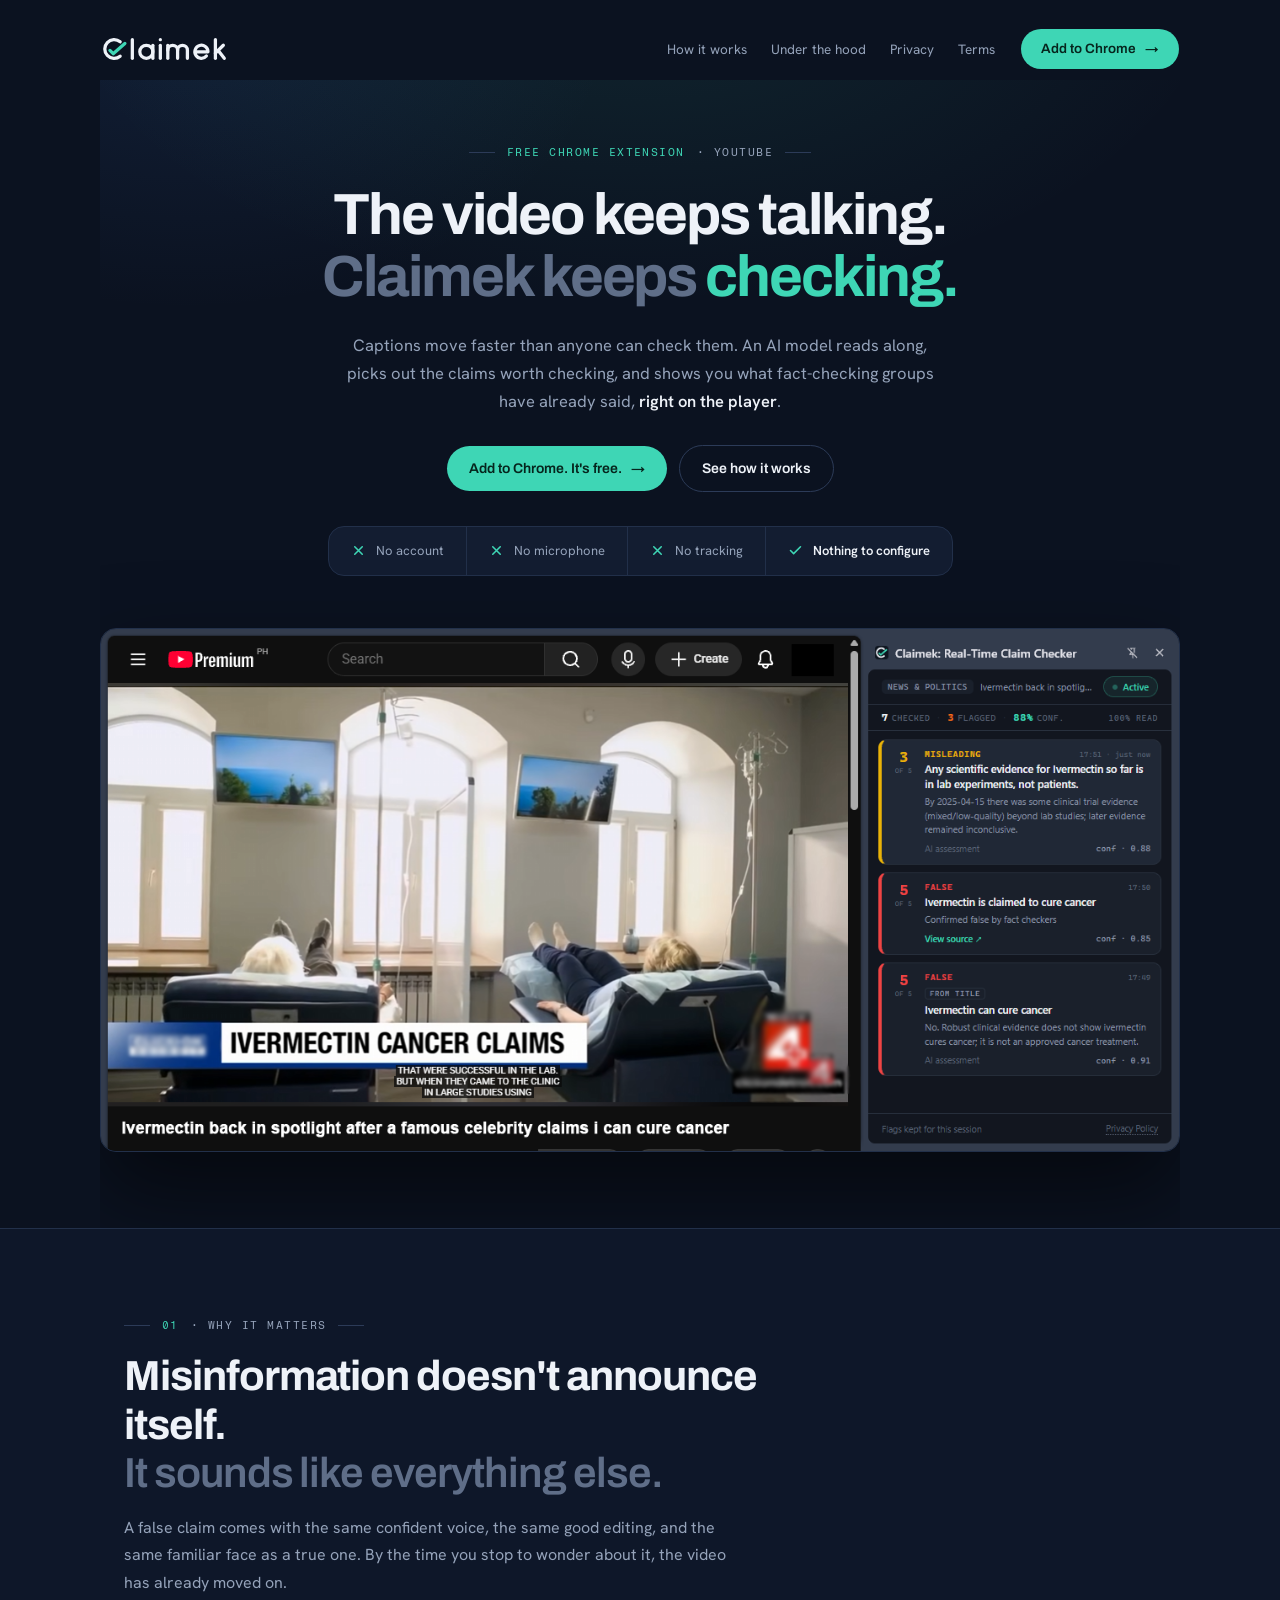
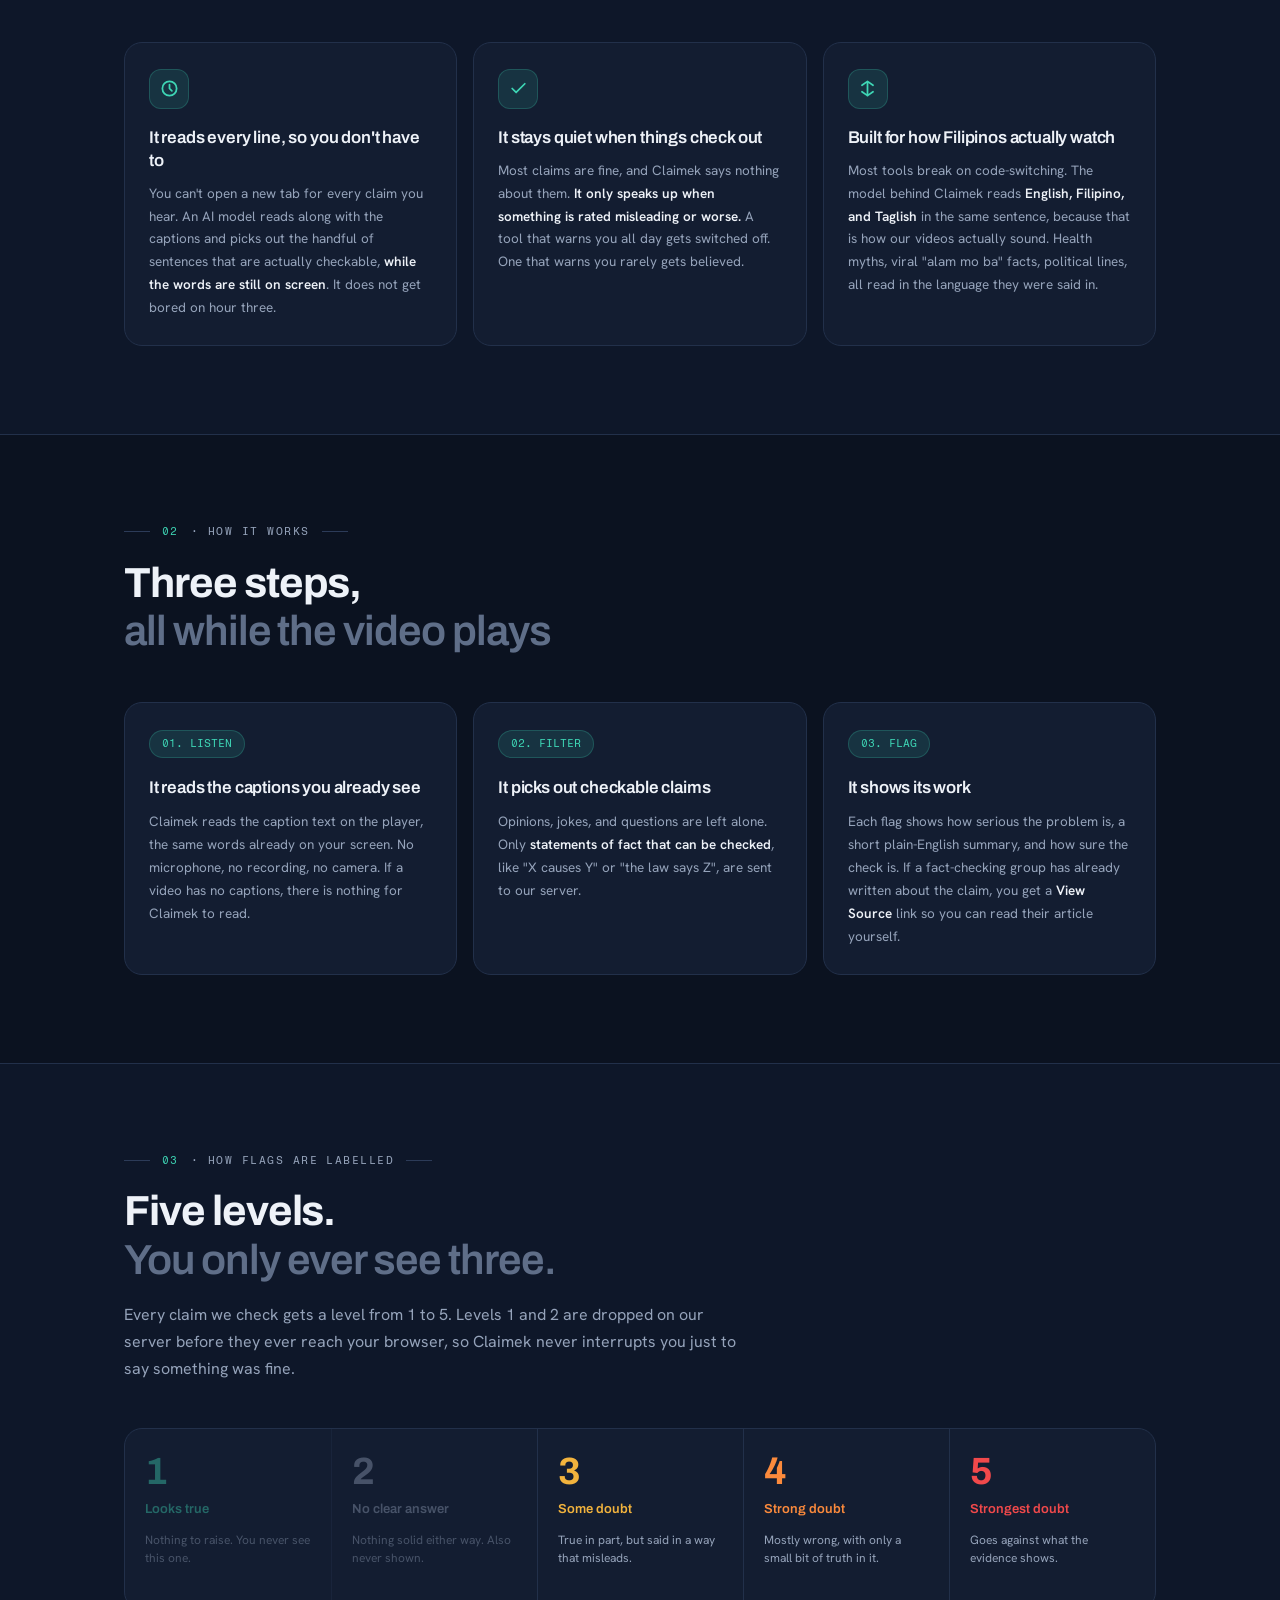
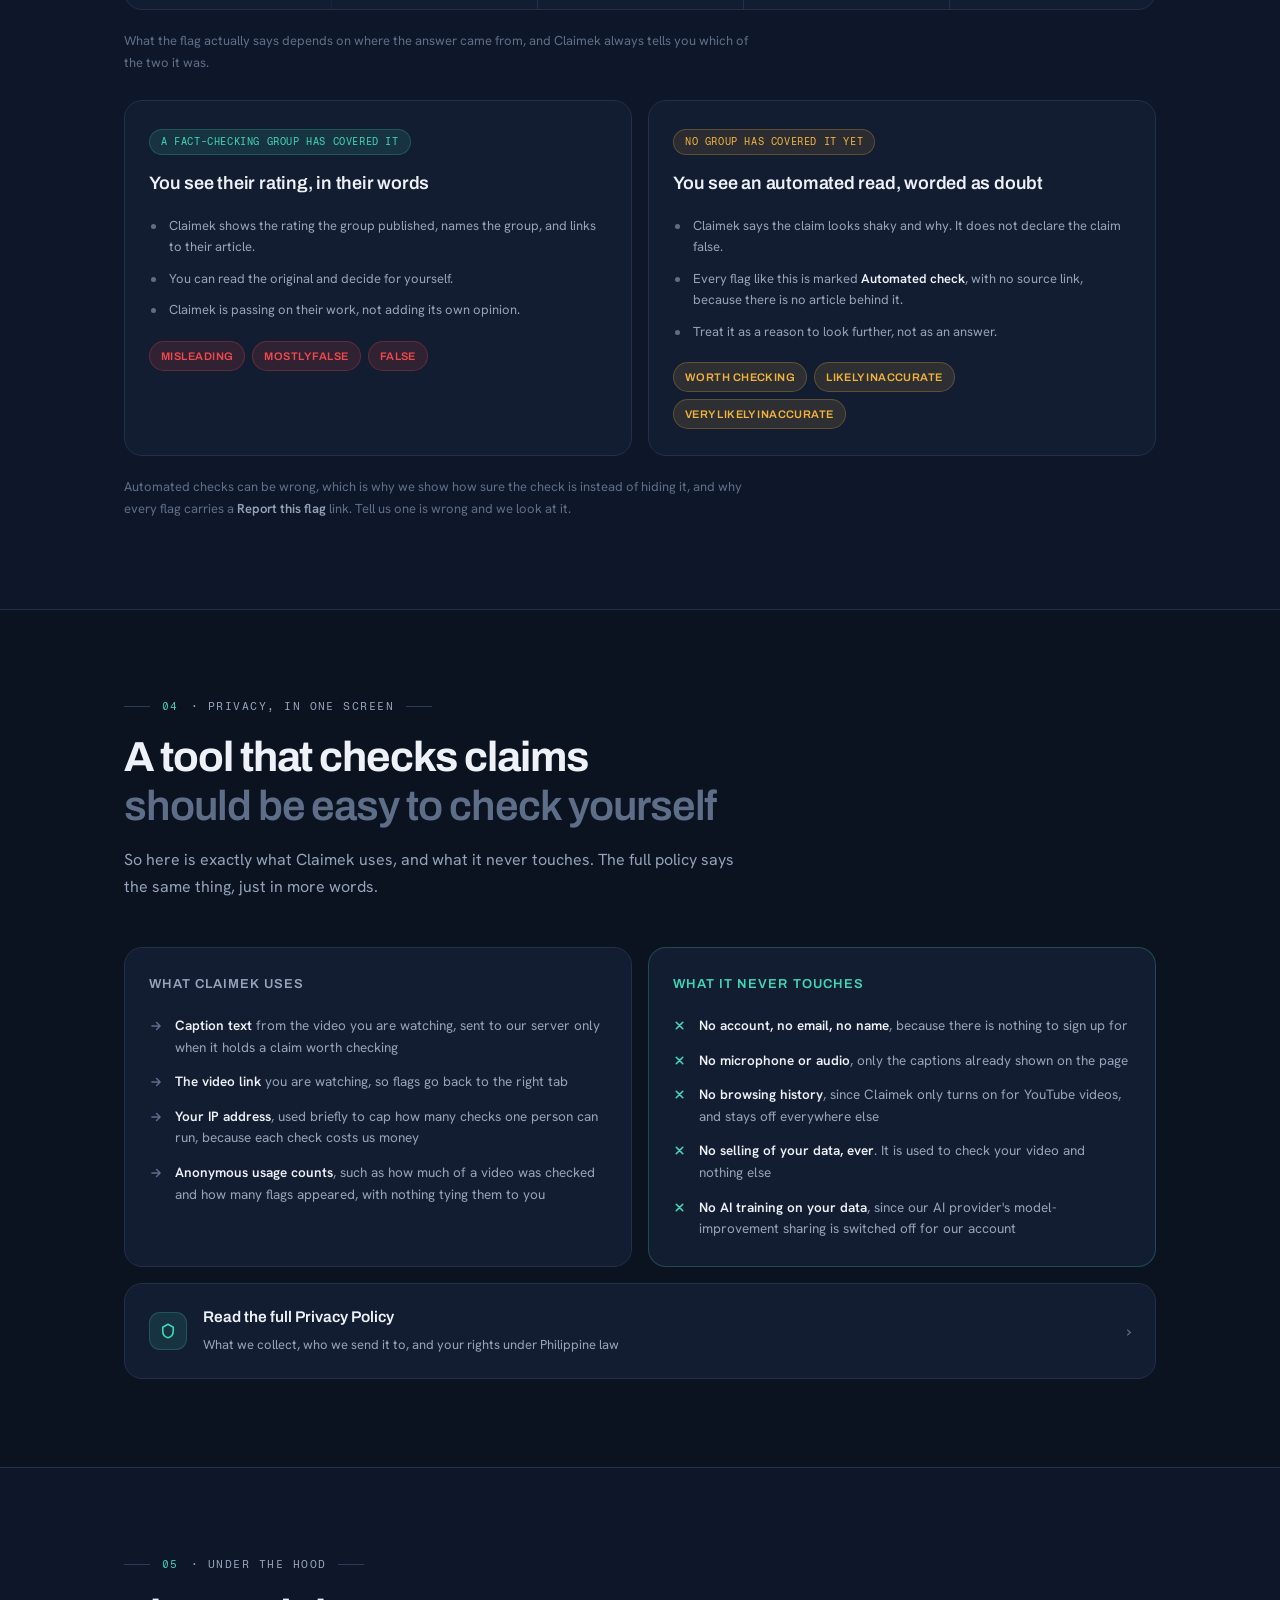
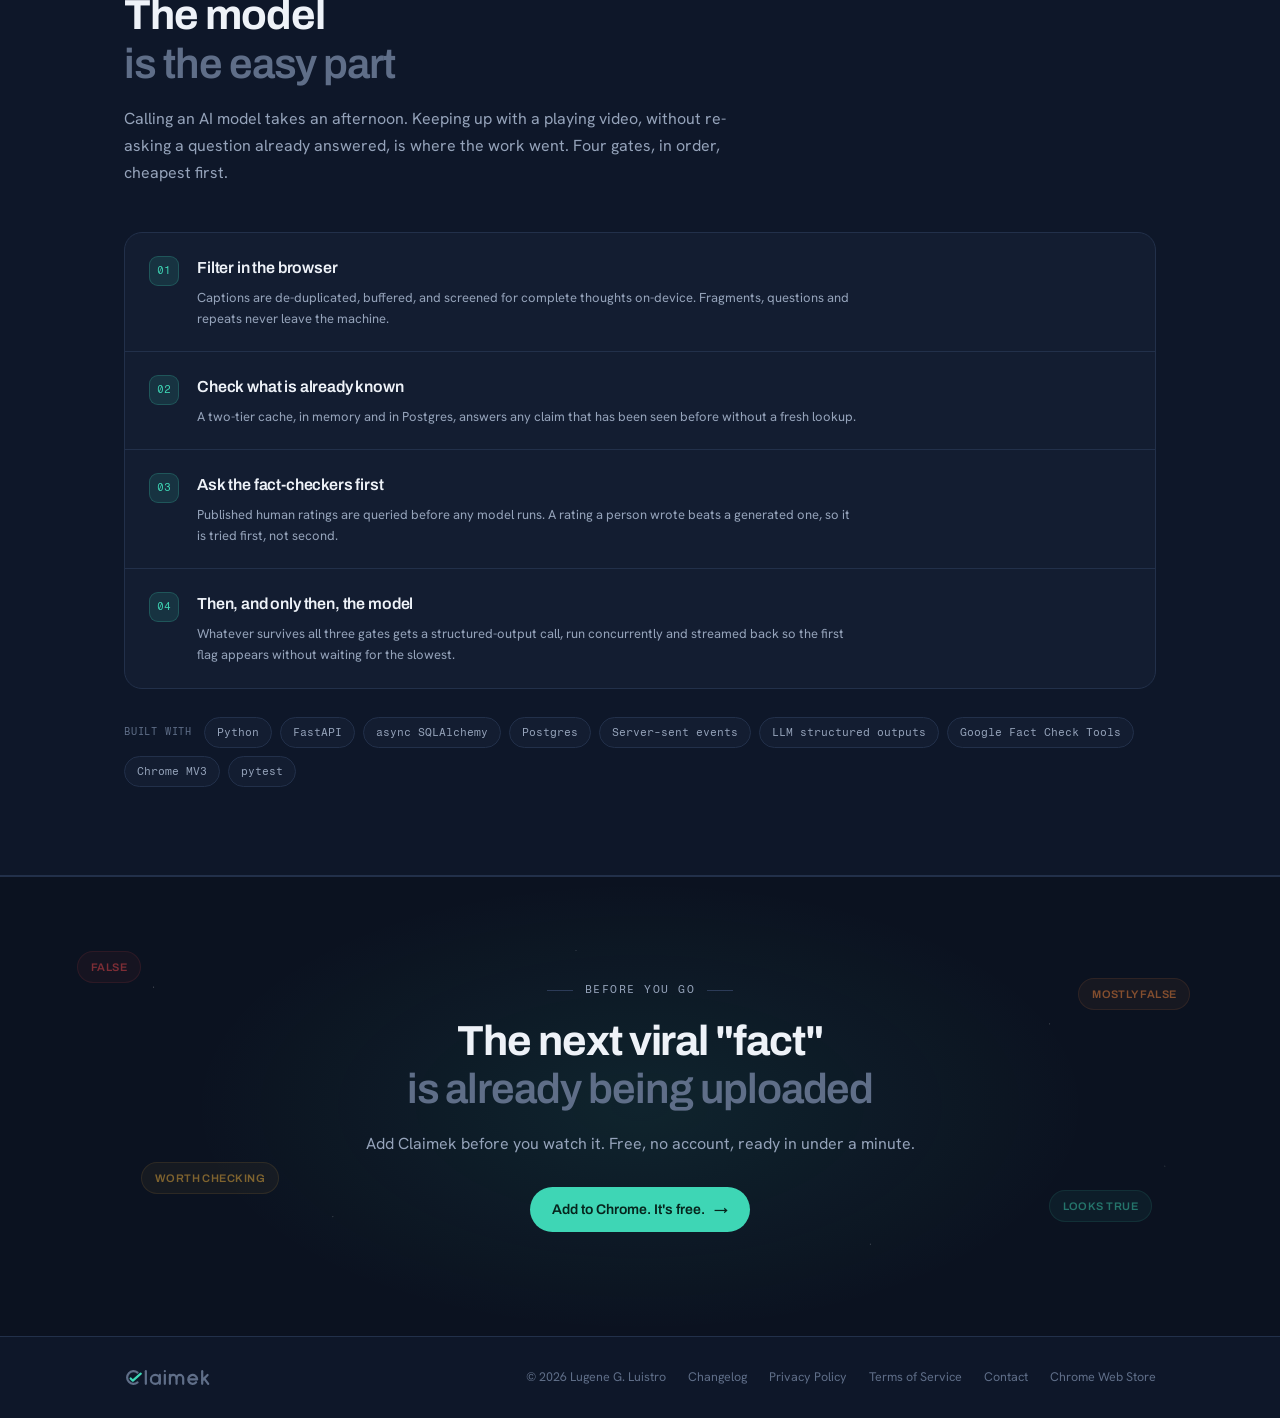
<file: index.html>
<!DOCTYPE html>
<html lang="en">
<head>
<meta charset="UTF-8">
<meta name="viewport" content="width=device-width, initial-scale=1.0">
<meta name="theme-color" content="#0B1220">
<title>Claimek catches shaky claims while you watch</title>
<meta name="description" content="A free Chrome extension that reads YouTube captions, finds the claims worth checking, and shows what fact-checking groups have already said. English, Filipino and Taglish.">
<link rel="canonical" href="https://claimek.com/">
<meta property="og:title" content="Claimek catches shaky claims while you watch">
<meta property="og:description" content="A free Chrome extension that reads YouTube captions, finds the claims worth checking, and shows what fact-checking groups have already said. English, Filipino and Taglish.">
<meta property="og:url" content="https://claimek.com/">
<meta property="og:type" content="website">
<link rel="icon" href="/favicon.svg" type="image/svg+xml">
<link rel="apple-touch-icon" href="/assets/claimek-mark.svg">
<meta property="og:image" content="https://claimek.com/assets/og-image.png">
<meta property="og:image:width" content="1200">
<meta property="og:image:height" content="630">
<meta property="og:site_name" content="Claimek">
<meta name="twitter:card" content="summary_large_image">
<meta name="twitter:image" content="https://claimek.com/assets/og-image.png">
<link rel="preconnect" href="https://fonts.googleapis.com">
<link rel="preconnect" href="https://fonts.gstatic.com" crossorigin>
<link href="https://fonts.googleapis.com/css2?family=Oswald:wght@500;600&family=Archivo:wght@500;600;700&family=Hanken+Grotesk:wght@400;500;600;700&family=Fragment+Mono&display=swap" rel="stylesheet">
<link rel="stylesheet" href="/style.css">
</head>
<body>

<div class="navwrap">
  <nav class="nav" aria-label="Main">
    <a class="logo" href="/" aria-label="Claimek home">
      <svg width="128" height="28" viewBox="0 0 548 120" role="img" aria-label="Claimek" style="color:#EEF2F8">
        <g fill="none" stroke-width="14" stroke-linecap="round" stroke-linejoin="round">
          <g stroke="currentColor">
            <path d="M81.7 29.4 A40 40 0 1 0 81.7 90.6"/><path d="M134 20 V100"/>
            <circle cx="194" cy="72" r="28"/><path d="M222 44 V100"/>
            <path d="M254 44 V100"/><circle cx="254" cy="20" r="7" fill="currentColor" stroke="none"/>
            <path d="M286 100 V44"/><path d="M286 65 A21 21 0 0 1 328 65 V100"/><path d="M328 65 A21 21 0 0 1 370 65 V100"/>
            <path d="M402 72 H458 A28 28 0 1 0 451.4 90"/>
            <path d="M490 20 V100"/><path d="M524 44 L490 78"/><path d="M502 66 L528 100"/>
          </g>
          <path d="M38 66 L52 80 L102 36" stroke="#3ED6B5"/>
        </g>
      </svg>
    </a>
    <div class="navlinks">
      <a href="#how" class="hide-m">How it works</a>
      <a href="#build" class="hide-m">Under the hood</a>
      <a href="/privacy">Privacy</a>
      <a href="/terms">Terms</a>
    </div>
    <a class="btn btn--nav" href="https://chromewebstore.google.com/detail/ipkdkdedconlpipcabenngkbnaniocbk" target="_blank" rel="noopener">
      Add to Chrome <span class="arw">→</span>
    </a>
  </nav>
</div>

<main>

  <div class="wrap hero">
    <div class="eyebrow"><span class="n">Free Chrome extension</span> · YouTube</div>

    <h1>The video keeps talking.<span class="soft">Claimek keeps <em>checking.</em></span></h1>

    <p class="hero-sub">
      Captions move faster than anyone can check them. An AI model reads along,
      picks out the claims worth checking, and shows you what fact-checking
      groups have already said, <b>right on the player</b>.
    </p>

    <div class="cta-row">
      <a class="btn" href="https://chromewebstore.google.com/detail/ipkdkdedconlpipcabenngkbnaniocbk" target="_blank" rel="noopener">
        Add to Chrome. It's free. <span class="arw">→</span>
      </a>
      <a class="btn btn--ghost" href="#how">See how it works</a>
    </div>

    <div class="trustbar">
      <div class="tb">
        <svg width="15" height="15" viewBox="0 0 24 24" fill="none" stroke="#3ED6B5" stroke-width="2.5" stroke-linecap="round"><path d="M18 6 6 18M6 6l12 12"/></svg>
        <span>No account</span>
      </div>
      <div class="tb">
        <svg width="15" height="15" viewBox="0 0 24 24" fill="none" stroke="#3ED6B5" stroke-width="2.5" stroke-linecap="round"><path d="M18 6 6 18M6 6l12 12"/></svg>
        <span>No microphone</span>
      </div>
      <div class="tb">
        <svg width="15" height="15" viewBox="0 0 24 24" fill="none" stroke="#3ED6B5" stroke-width="2.5" stroke-linecap="round"><path d="M18 6 6 18M6 6l12 12"/></svg>
        <span>No tracking</span>
      </div>
      <div class="tb">
        <svg width="15" height="15" viewBox="0 0 24 24" fill="none" stroke="#3ED6B5" stroke-width="2.5" stroke-linecap="round" stroke-linejoin="round"><path d="M4 12l5 5L20 6"/></svg>
        <span><b>Nothing to configure</b></span>
      </div>
    </div>

    <div class="shot">
      <img src="/assets/hero-demo.png" width="1280" height="620" fetchpriority="high"
           alt="Claimek's side panel open beside a YouTube news video, flagging the claim that ivermectin cures cancer as false and linking to the fact-check.">
    </div>

    <div class="mobile-demo">
    <div class="frame" aria-label="Product demonstration">
      <div class="ovl">
        <div class="row1">
          <span class="sev">RATED FALSE</span>
          <span class="brand">Claimek</span>
        </div>
        <div class="claim">Guyabano leaves are stronger than chemotherapy.</div>
        <div class="verdict">Rated False by VERA Files. No clinical trial has shown guyabano treats cancer in people.</div>
        <div class="row2">
          <a class="ovlsrc" href="#">View source ↗</a>
          <span class="conf">97% confidence</span>
        </div>
      </div>
      <div class="playglyph">❚❚</div>
      <div class="livecap">
        <span>…kasi ang dahon daw ng guyabano ay mas malakas pa kaysa chemotherapy, kaya marami ang tumitigil na sa gamutan nila…</span>
      </div>
      <div class="ctrl">
        <span class="play">▶</span>
        <div class="track"><div class="fill"></div><div class="dot"></div></div>
        <span class="tc">09:41 / 12:44</span>
        <span class="ccb">CC</span>
      </div>
    </div>

    <div class="vmeta">
      <span class="vav"></span>
      <span class="vtitle">GUYABANO: ang halamang tinatago sa atin</span>
      <span class="vdot">·</span>
      <span class="vchan">Juan Wellness PH</span>
      <span class="vdot">·</span>
      <span class="vviews">284K views</span>
    </div>
    </div><!-- /.mobile-demo -->
  </div>

  <section id="why" class="band">
    <div class="wrap">
      <div class="eyebrow"><span class="n">01</span> · Why it matters</div>
      <h2>Misinformation doesn't announce itself.<span class="soft">It sounds like everything else.</span></h2>
      <p class="lede">
        A false claim comes with the same confident voice, the same good editing,
        and the same familiar face as a true one. By the time you stop to wonder
        about it, the video has already moved on.
      </p>
      <div class="cards3">
        <div class="card">
          <div class="ico"><svg width="19" height="19" viewBox="0 0 24 24" fill="none" stroke="#3ED6B5" stroke-width="2.2" stroke-linecap="round"><circle cx="12" cy="12" r="9"/><path d="M12 7v5l3 3"/></svg></div>
          <h3>It reads every line, so you don't have to</h3>
          <p>You can't open a new tab for every claim you hear. An AI model reads along with the captions and picks out the handful of sentences that are actually checkable, <b>while the words are still on screen</b>. It does not get bored on hour three.</p>
        </div>
        <div class="card">
          <div class="ico"><svg width="19" height="19" viewBox="0 0 24 24" fill="none" stroke="#3ED6B5" stroke-width="2.2" stroke-linecap="round" stroke-linejoin="round"><path d="M4 12l5 5L20 6"/></svg></div>
          <h3>It stays quiet when things check out</h3>
          <p>Most claims are fine, and Claimek says nothing about them. <b>It only speaks up when something is rated misleading or worse.</b> A tool that warns you all day gets switched off. One that warns you rarely gets believed.</p>
        </div>
        <div class="card">
          <div class="ico"><svg width="19" height="19" viewBox="0 0 24 24" fill="none" stroke="#3ED6B5" stroke-width="2.2" stroke-linecap="round" stroke-linejoin="round"><path d="M12 3v18M5 8l7-5 7 5M5 16l7 5 7-5"/></svg></div>
          <h3>Built for how Filipinos actually watch</h3>
          <p>Most tools break on code-switching. The model behind Claimek reads <b>English, Filipino, and Taglish</b> in the same sentence, because that is how our videos actually sound. Health myths, viral "alam mo ba" facts, political lines, all read in the language they were said in.</p>
        </div>
      </div>
    </div>
  </section>

  <section id="how">
    <div class="wrap">
      <div class="eyebrow"><span class="n">02</span> · How it works</div>
      <h2>Three steps,<span class="soft">all while the video plays</span></h2>
      <div class="steps">
        <div class="step">
          <span class="stepn">01. LISTEN</span>
          <h3>It reads the captions you already see</h3>
          <p>Claimek reads the caption text on the player, the same words already on your screen. No microphone, no recording, no camera. If a video has no captions, there is nothing for Claimek to read.</p>
        </div>
        <div class="step">
          <span class="stepn">02. FILTER</span>
          <h3>It picks out checkable claims</h3>
          <p>Opinions, jokes, and questions are left alone. Only <b>statements of fact that can be checked</b>, like "X causes Y" or "the law says Z", are sent to our server.</p>
        </div>
        <div class="step">
          <span class="stepn">03. FLAG</span>
          <h3>It shows its work</h3>
          <p>Each flag shows how serious the problem is, a short plain-English summary, and how sure the check is. If a fact-checking group has already written about the claim, you get a <b>View Source</b> link so you can read their article yourself.</p>
        </div>
      </div>
    </div>
  </section>

  <section id="scale" class="band">
    <div class="wrap">
      <div class="eyebrow"><span class="n">03</span> · How flags are labelled</div>
      <h2>Five levels.<span class="soft">You only ever see three.</span></h2>
      <p class="lede">
        Every claim we check gets a level from 1 to 5. Levels 1 and 2 are dropped on
        our server before they ever reach your browser, so Claimek never interrupts
        you just to say something was fine.
      </p>

      <div class="meter">
        <div class="band b1 quiet">
          <div class="num">1</div>
          <div class="lbl">Looks true</div>
          <p>Nothing to raise. You never see this one.</p>
        </div>
        <div class="band b2 quiet">
          <div class="num">2</div>
          <div class="lbl">No clear answer</div>
          <p>Nothing solid either way. Also never shown.</p>
        </div>
        <div class="band b3">
          <div class="num">3</div>
          <div class="lbl">Some doubt</div>
          <p>True in part, but said in a way that misleads.</p>
        </div>
        <div class="band b4">
          <div class="num">4</div>
          <div class="lbl">Strong doubt</div>
          <p>Mostly wrong, with only a small bit of truth in it.</p>
        </div>
        <div class="band b5">
          <div class="num">5</div>
          <div class="lbl">Strongest doubt</div>
          <p>Goes against what the evidence shows.</p>
        </div>
      </div>

      <p class="meter-note">
        What the flag actually says depends on where the answer came from, and
        Claimek always tells you which of the two it was.
      </p>

      <div class="tracks">
        <div class="track">
          <span class="when">A fact-checking group has covered it</span>
          <h3>You see their rating, in their words</h3>
          <ul>
            <li>Claimek shows the rating the group published, names the group, and links to their article.</li>
            <li>You can read the original and decide for yourself.</li>
            <li>Claimek is passing on their work, not adding its own opinion.</li>
          </ul>
          <div class="chipline">
            <span class="chip src">MISLEADING</span>
            <span class="chip src">MOSTLY FALSE</span>
            <span class="chip src">FALSE</span>
          </div>
        </div>
        <div class="track auto">
          <span class="when">No group has covered it yet</span>
          <h3>You see an automated read, worded as doubt</h3>
          <ul>
            <li>Claimek says the claim looks shaky and why. It does not declare the claim false.</li>
            <li>Every flag like this is marked <b>Automated check</b>, with no source link, because there is no article behind it.</li>
            <li>Treat it as a reason to look further, not as an answer.</li>
          </ul>
          <div class="chipline">
            <span class="chip ai">WORTH CHECKING</span>
            <span class="chip ai">LIKELY INACCURATE</span>
            <span class="chip ai">VERY LIKELY INACCURATE</span>
          </div>
        </div>
      </div>

      <p class="meter-note">
        Automated checks can be wrong, which is why we show how sure the check is
        instead of hiding it, and why every flag carries a <b>Report this flag</b>
        link. Tell us one is wrong and we look at it.
      </p>
    </div>
  </section>

  <section id="privacy-teaser">
    <div class="wrap">
      <div class="eyebrow"><span class="n">04</span> · Privacy, in one screen</div>
      <h2>A tool that checks claims<span class="soft">should be easy to check yourself</span></h2>
      <p class="lede">
        So here is exactly what Claimek uses, and what it never touches. The full
        policy says the same thing, just in more words.
      </p>
      <div class="trust">
        <div class="tcol sees">
          <h3>What Claimek uses</h3>
          <ul>
            <li><svg width="14" height="14" viewBox="0 0 24 24" fill="none" stroke="#5F6E88" stroke-width="2.5" stroke-linecap="round" stroke-linejoin="round"><path d="M5 12h14M13 6l6 6-6 6"/></svg><b>Caption text</b> from the video you are watching, sent to our server only when it holds a claim worth checking</li>
            <li><svg width="14" height="14" viewBox="0 0 24 24" fill="none" stroke="#5F6E88" stroke-width="2.5" stroke-linecap="round" stroke-linejoin="round"><path d="M5 12h14M13 6l6 6-6 6"/></svg><b>The video link</b> you are watching, so flags go back to the right tab</li>
            <li><svg width="14" height="14" viewBox="0 0 24 24" fill="none" stroke="#5F6E88" stroke-width="2.5" stroke-linecap="round" stroke-linejoin="round"><path d="M5 12h14M13 6l6 6-6 6"/></svg><b>Your IP address</b>, used briefly to cap how many checks one person can run, because each check costs us money</li>
            <li><svg width="14" height="14" viewBox="0 0 24 24" fill="none" stroke="#5F6E88" stroke-width="2.5" stroke-linecap="round" stroke-linejoin="round"><path d="M5 12h14M13 6l6 6-6 6"/></svg><b>Anonymous usage counts</b>, such as how much of a video was checked and how many flags appeared, with nothing tying them to you</li>
          </ul>
        </div>
        <div class="tcol never">
          <h3>What it never touches</h3>
          <ul>
            <li><svg width="13" height="13" viewBox="0 0 24 24" fill="none" stroke="#3ED6B5" stroke-width="3" stroke-linecap="round"><path d="M18 6 6 18M6 6l12 12"/></svg><b>No account, no email, no name</b>, because there is nothing to sign up for</li>
            <li><svg width="13" height="13" viewBox="0 0 24 24" fill="none" stroke="#3ED6B5" stroke-width="3" stroke-linecap="round"><path d="M18 6 6 18M6 6l12 12"/></svg><b>No microphone or audio</b>, only the captions already shown on the page</li>
            <li><svg width="13" height="13" viewBox="0 0 24 24" fill="none" stroke="#3ED6B5" stroke-width="3" stroke-linecap="round"><path d="M18 6 6 18M6 6l12 12"/></svg><b>No browsing history</b>, since Claimek only turns on for YouTube videos, and stays off everywhere else</li>
            <li><svg width="13" height="13" viewBox="0 0 24 24" fill="none" stroke="#3ED6B5" stroke-width="3" stroke-linecap="round"><path d="M18 6 6 18M6 6l12 12"/></svg><b>No selling of your data, ever</b>. It is used to check your video and nothing else</li>
            <li><svg width="13" height="13" viewBox="0 0 24 24" fill="none" stroke="#3ED6B5" stroke-width="3" stroke-linecap="round"><path d="M18 6 6 18M6 6l12 12"/></svg><b>No AI training on your data</b>, since our AI provider's model-improvement sharing is switched off for our account</li>
          </ul>
        </div>
      </div>

      <a class="banner" href="/privacy">
        <div class="bico"><svg width="18" height="18" viewBox="0 0 24 24" fill="none" stroke="#3ED6B5" stroke-width="2.2" stroke-linecap="round" stroke-linejoin="round"><path d="M12 3l7 4v5c0 4.5-3 8-7 9-4-1-7-4.5-7-9V7z"/></svg></div>
        <div class="btxt">
          <strong>Read the full Privacy Policy</strong>
          <span>What we collect, who we send it to, and your rights under Philippine law</span>
        </div>
        <span class="bchev">›</span>
      </a>
    </div>
  </section>

  <section id="build" class="band">
    <div class="wrap">
      <div class="eyebrow"><span class="n">05</span> · Under the hood</div>
      <h2>The model<span class="soft">is the easy part</span></h2>
      <p class="lede">
        Calling an AI model takes an afternoon. Keeping up with a playing video,
        without re-asking a question already answered, is where the work went.
        Four gates, in order, cheapest first.
      </p>

      <div class="pipe">
        <div class="pipe-stage">
          <div class="ps-n">01</div>
          <div class="ps-body">
            <h4>Filter in the browser</h4>
            <p>Captions are de-duplicated, buffered, and screened for complete thoughts on-device. Fragments, questions and repeats never leave the machine.</p>
          </div>
        </div>
        <div class="pipe-stage">
          <div class="ps-n">02</div>
          <div class="ps-body">
            <h4>Check what is already known</h4>
            <p>A two-tier cache, in memory and in Postgres, answers any claim that has been seen before without a fresh lookup.</p>
          </div>
        </div>
        <div class="pipe-stage">
          <div class="ps-n">03</div>
          <div class="ps-body">
            <h4>Ask the fact-checkers first</h4>
            <p>Published human ratings are queried before any model runs. A rating a person wrote beats a generated one, so it is tried first, not second.</p>
          </div>
        </div>
        <div class="pipe-stage">
          <div class="ps-n">04</div>
          <div class="ps-body">
            <h4>Then, and only then, the model</h4>
            <p>Whatever survives all three gates gets a structured-output call, run concurrently and streamed back so the first flag appears without waiting for the slowest.</p>
          </div>
        </div>
      </div>

      <div class="stack">
        <span class="st-label">Built with</span>
        <span class="st">Python</span><span class="st">FastAPI</span><span class="st">async SQLAlchemy</span><span class="st">Postgres</span><span class="st">Server-sent events</span><span class="st">LLM structured outputs</span><span class="st">Google Fact Check Tools</span><span class="st">Chrome MV3</span><span class="st">pytest</span>
      </div>
    </div>
  </section>

  <section class="final">
    <span class="floatchip fc1">FALSE</span>
    <span class="floatchip fc2">WORTH CHECKING</span>
    <span class="floatchip fc3">MOSTLY FALSE</span>
    <span class="floatchip fc4">LOOKS TRUE</span>
    <div class="wrap">
      <div class="eyebrow center">Before you go</div>
      <h2>The next viral "fact"<span class="soft">is already being uploaded</span></h2>
      <p class="lede">Add Claimek before you watch it. Free, no account, ready in under a minute.</p>
      <a class="btn" href="https://chromewebstore.google.com/detail/ipkdkdedconlpipcabenngkbnaniocbk" target="_blank" rel="noopener">
        Add to Chrome. It's free. <span class="arw">→</span>
      </a>
    </div>
  </section>

</main>

<footer>
  <div class="wrap foot">
    <div class="flogo">
      <svg width="88" height="19" viewBox="0 0 548 120" role="img" aria-label="Claimek" style="color:#5F6E88">
        <g fill="none" stroke-width="14" stroke-linecap="round" stroke-linejoin="round">
          <g stroke="currentColor">
            <path d="M81.7 29.4 A40 40 0 1 0 81.7 90.6"/><path d="M134 20 V100"/>
            <circle cx="194" cy="72" r="28"/><path d="M222 44 V100"/>
            <path d="M254 44 V100"/><circle cx="254" cy="20" r="7" fill="currentColor" stroke="none"/>
            <path d="M286 100 V44"/><path d="M286 65 A21 21 0 0 1 328 65 V100"/><path d="M328 65 A21 21 0 0 1 370 65 V100"/>
            <path d="M402 72 H458 A28 28 0 1 0 451.4 90"/>
            <path d="M490 20 V100"/><path d="M524 44 L490 78"/><path d="M502 66 L528 100"/>
          </g>
          <path d="M38 66 L52 80 L102 36" stroke="#3ED6B5"/>
        </g>
      </svg>
    </div>
    <span>© 2026 Lugene G. Luistro</span>
    <a href="/changelog">Changelog</a>
    <a href="/privacy">Privacy Policy</a>
    <a href="/terms">Terms of Service</a>
    <a href="mailto:lugene12@gmail.com">Contact</a>
    <a href="https://chromewebstore.google.com/detail/ipkdkdedconlpipcabenngkbnaniocbk" target="_blank" rel="noopener">Chrome Web Store</a>
  </div>
</footer>
<script>
  (function(){
    var navwrap = document.querySelector('.navwrap');
    function syncNav(){ navwrap.classList.toggle('stuck', window.scrollY > 10); }
    window.addEventListener('scroll', syncNav, { passive:true });
    syncNav();
  })();
</script>
</body>
</html>
</file>
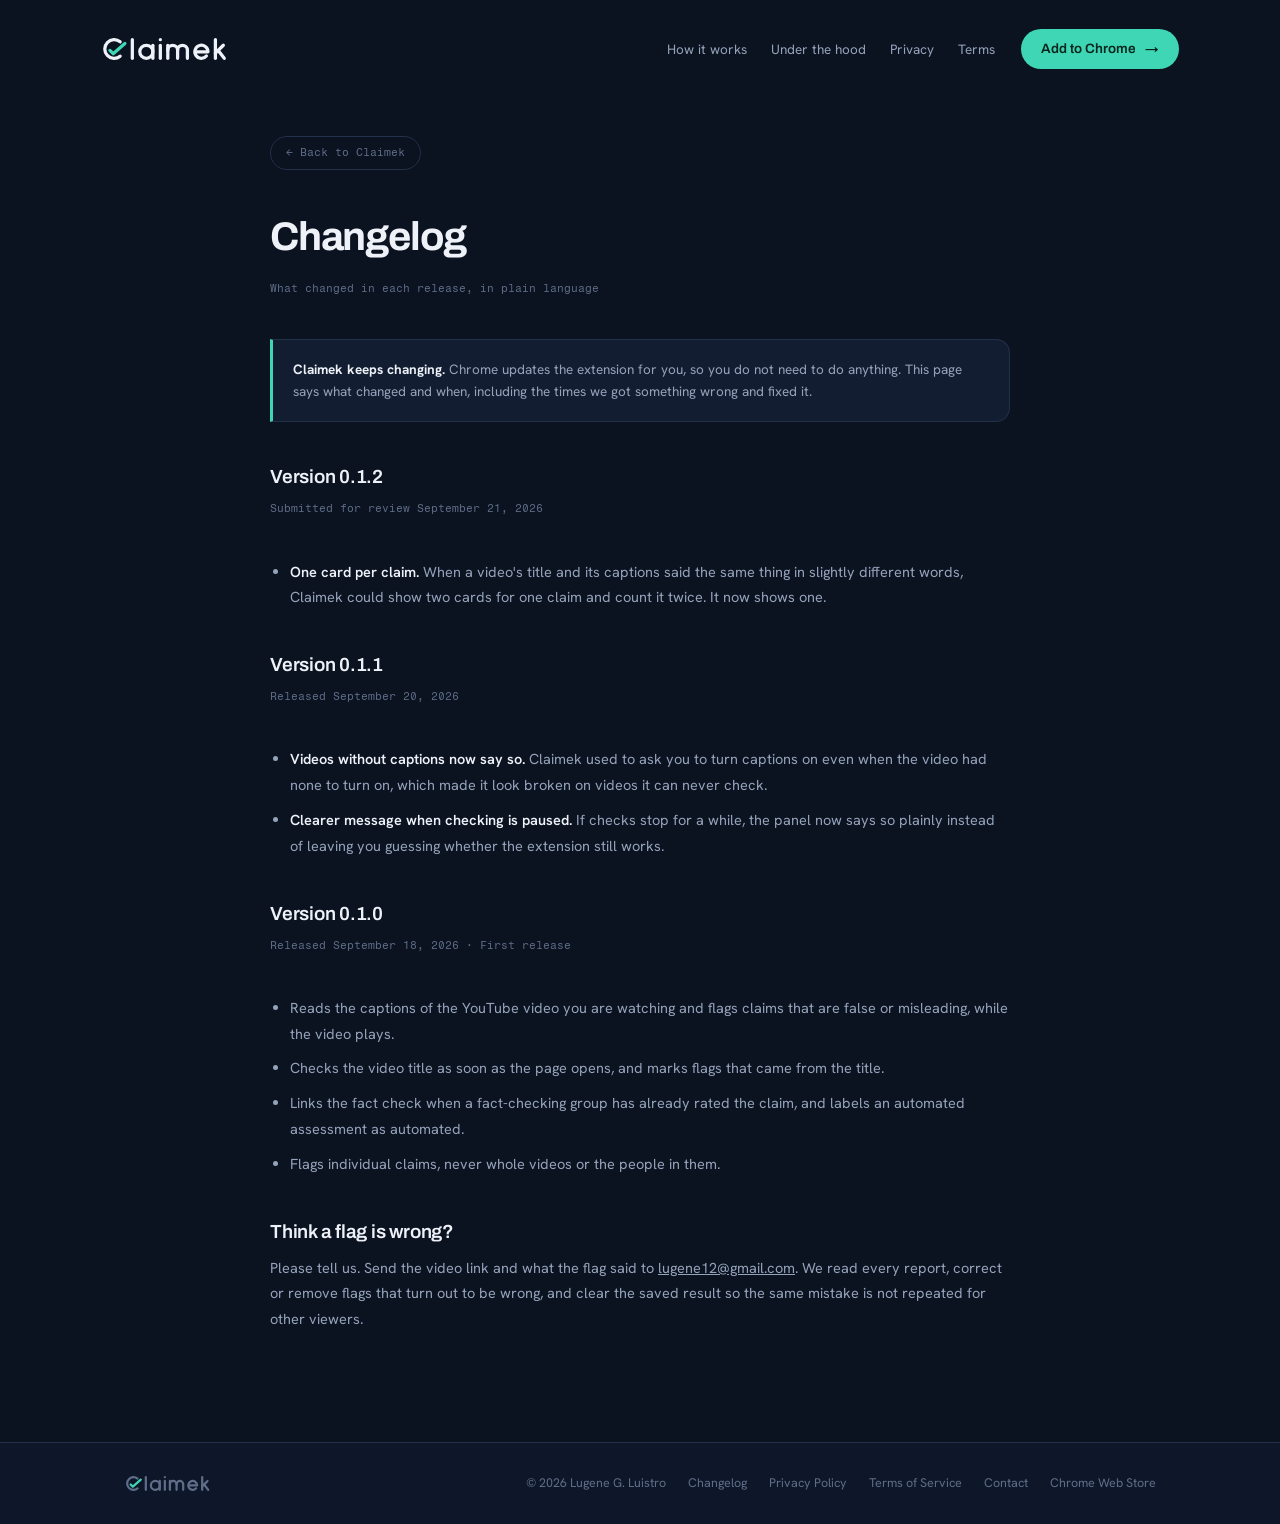
<file: changelog.html>
<!DOCTYPE html>
<html lang="en">
<head>
<meta charset="UTF-8">
<meta name="viewport" content="width=device-width, initial-scale=1.0">
<meta name="theme-color" content="#0B1220">
<title>Claimek Changelog</title>
<meta name="description" content="What changed in each release of Claimek, in plain language, and how to report a flag that looks wrong.">
<link rel="canonical" href="https://claimek.com/changelog">
<meta property="og:title" content="Claimek Changelog">
<meta property="og:description" content="What changed in each release of Claimek, in plain language, and how to report a flag that looks wrong.">
<meta property="og:url" content="https://claimek.com/changelog">
<meta property="og:type" content="website">
<link rel="icon" href="/favicon.svg" type="image/svg+xml">
<link rel="apple-touch-icon" href="/assets/claimek-mark.svg">
<meta property="og:image" content="https://claimek.com/assets/og-image.png">
<meta property="og:image:width" content="1200">
<meta property="og:image:height" content="630">
<meta property="og:site_name" content="Claimek">
<meta name="twitter:card" content="summary_large_image">
<meta name="twitter:image" content="https://claimek.com/assets/og-image.png">
<link rel="preconnect" href="https://fonts.googleapis.com">
<link rel="preconnect" href="https://fonts.gstatic.com" crossorigin>
<link href="https://fonts.googleapis.com/css2?family=Oswald:wght@500;600&family=Archivo:wght@500;600;700&family=Hanken+Grotesk:wght@400;500;600;700&family=Fragment+Mono&display=swap" rel="stylesheet">
<link rel="stylesheet" href="/style.css">
</head>
<body>

<div class="navwrap">
  <nav class="nav" aria-label="Main">
    <a class="logo" href="/" aria-label="Claimek home">
      <svg width="128" height="28" viewBox="0 0 548 120" role="img" aria-label="Claimek" style="color:#EEF2F8">
        <g fill="none" stroke-width="14" stroke-linecap="round" stroke-linejoin="round">
          <g stroke="currentColor">
            <path d="M81.7 29.4 A40 40 0 1 0 81.7 90.6"/><path d="M134 20 V100"/>
            <circle cx="194" cy="72" r="28"/><path d="M222 44 V100"/>
            <path d="M254 44 V100"/><circle cx="254" cy="20" r="7" fill="currentColor" stroke="none"/>
            <path d="M286 100 V44"/><path d="M286 65 A21 21 0 0 1 328 65 V100"/><path d="M328 65 A21 21 0 0 1 370 65 V100"/>
            <path d="M402 72 H458 A28 28 0 1 0 451.4 90"/>
            <path d="M490 20 V100"/><path d="M524 44 L490 78"/><path d="M502 66 L528 100"/>
          </g>
          <path d="M38 66 L52 80 L102 36" stroke="#3ED6B5"/>
        </g>
      </svg>
    </a>
    <div class="navlinks">
      <a href="/#how" class="hide-m">How it works</a>
      <a href="/#build" class="hide-m">Under the hood</a>
      <a href="/privacy">Privacy</a>
      <a href="/terms">Terms</a>
    </div>
    <a class="btn btn--nav" href="https://chromewebstore.google.com/detail/ipkdkdedconlpipcabenngkbnaniocbk" target="_blank" rel="noopener">
      Add to Chrome <span class="arw">→</span>
    </a>
  </nav>
</div>

<main>
  <div class="wrap legal">
    <a class="back" href="/">← Back to Claimek</a>
    <h1>Changelog</h1>
    <div class="meta">What changed in each release, in plain language</div>

    <div class="callout">
      <b>Claimek keeps changing.</b> Chrome updates the extension for you, so you do not need to do anything. This page says what changed and when, including the times we got something wrong and fixed it.
    </div>

    <h2>Version 0.1.2</h2>
    <div class="meta">Submitted for review <time datetime="2026-09-21">September 21, 2026</time></div>
    <ul>
      <li><b>One card per claim.</b> When a video's title and its captions said the same thing in slightly different words, Claimek could show two cards for one claim and count it twice. It now shows one.</li>
    </ul>

    <h2>Version 0.1.1</h2>
    <div class="meta">Released <time datetime="2026-09-20">September 20, 2026</time></div>
    <ul>
      <li><b>Videos without captions now say so.</b> Claimek used to ask you to turn captions on even when the video had none to turn on, which made it look broken on videos it can never check.</li>
      <li><b>Clearer message when checking is paused.</b> If checks stop for a while, the panel now says so plainly instead of leaving you guessing whether the extension still works.</li>
    </ul>

    <h2>Version 0.1.0</h2>
    <div class="meta">Released <time datetime="2026-09-18">September 18, 2026</time> · First release</div>
    <ul>
      <li>Reads the captions of the YouTube video you are watching and flags claims that are false or misleading, while the video plays.</li>
      <li>Checks the video title as soon as the page opens, and marks flags that came from the title.</li>
      <li>Links the fact check when a fact-checking group has already rated the claim, and labels an automated assessment as automated.</li>
      <li>Flags individual claims, never whole videos or the people in them.</li>
    </ul>

    <h2>Think a flag is wrong?</h2>
    <p>Please tell us. Send the video link and what the flag said to <a href="mailto:lugene12@gmail.com">lugene12@gmail.com</a>. We read every report, correct or remove flags that turn out to be wrong, and clear the saved result so the same mistake is not repeated for other viewers.</p>
  </div>
</main>

<footer>
  <div class="wrap foot">
    <div class="flogo">
      <svg width="88" height="19" viewBox="0 0 548 120" role="img" aria-label="Claimek" style="color:#5F6E88">
        <g fill="none" stroke-width="14" stroke-linecap="round" stroke-linejoin="round">
          <g stroke="currentColor">
            <path d="M81.7 29.4 A40 40 0 1 0 81.7 90.6"/><path d="M134 20 V100"/>
            <circle cx="194" cy="72" r="28"/><path d="M222 44 V100"/>
            <path d="M254 44 V100"/><circle cx="254" cy="20" r="7" fill="currentColor" stroke="none"/>
            <path d="M286 100 V44"/><path d="M286 65 A21 21 0 0 1 328 65 V100"/><path d="M328 65 A21 21 0 0 1 370 65 V100"/>
            <path d="M402 72 H458 A28 28 0 1 0 451.4 90"/>
            <path d="M490 20 V100"/><path d="M524 44 L490 78"/><path d="M502 66 L528 100"/>
          </g>
          <path d="M38 66 L52 80 L102 36" stroke="#3ED6B5"/>
        </g>
      </svg>
    </div>
    <span>© 2026 Lugene G. Luistro</span>
    <a href="/changelog">Changelog</a>
    <a href="/privacy">Privacy Policy</a>
    <a href="/terms">Terms of Service</a>
    <a href="mailto:lugene12@gmail.com">Contact</a>
    <a href="https://chromewebstore.google.com/detail/ipkdkdedconlpipcabenngkbnaniocbk" target="_blank" rel="noopener">Chrome Web Store</a>
  </div>
</footer>
<script>
  (function(){
    var navwrap = document.querySelector('.navwrap');
    function syncNav(){ navwrap.classList.toggle('stuck', window.scrollY > 10); }
    window.addEventListener('scroll', syncNav, { passive:true });
    syncNav();
  })();
</script>
</body>
</html>
</file>
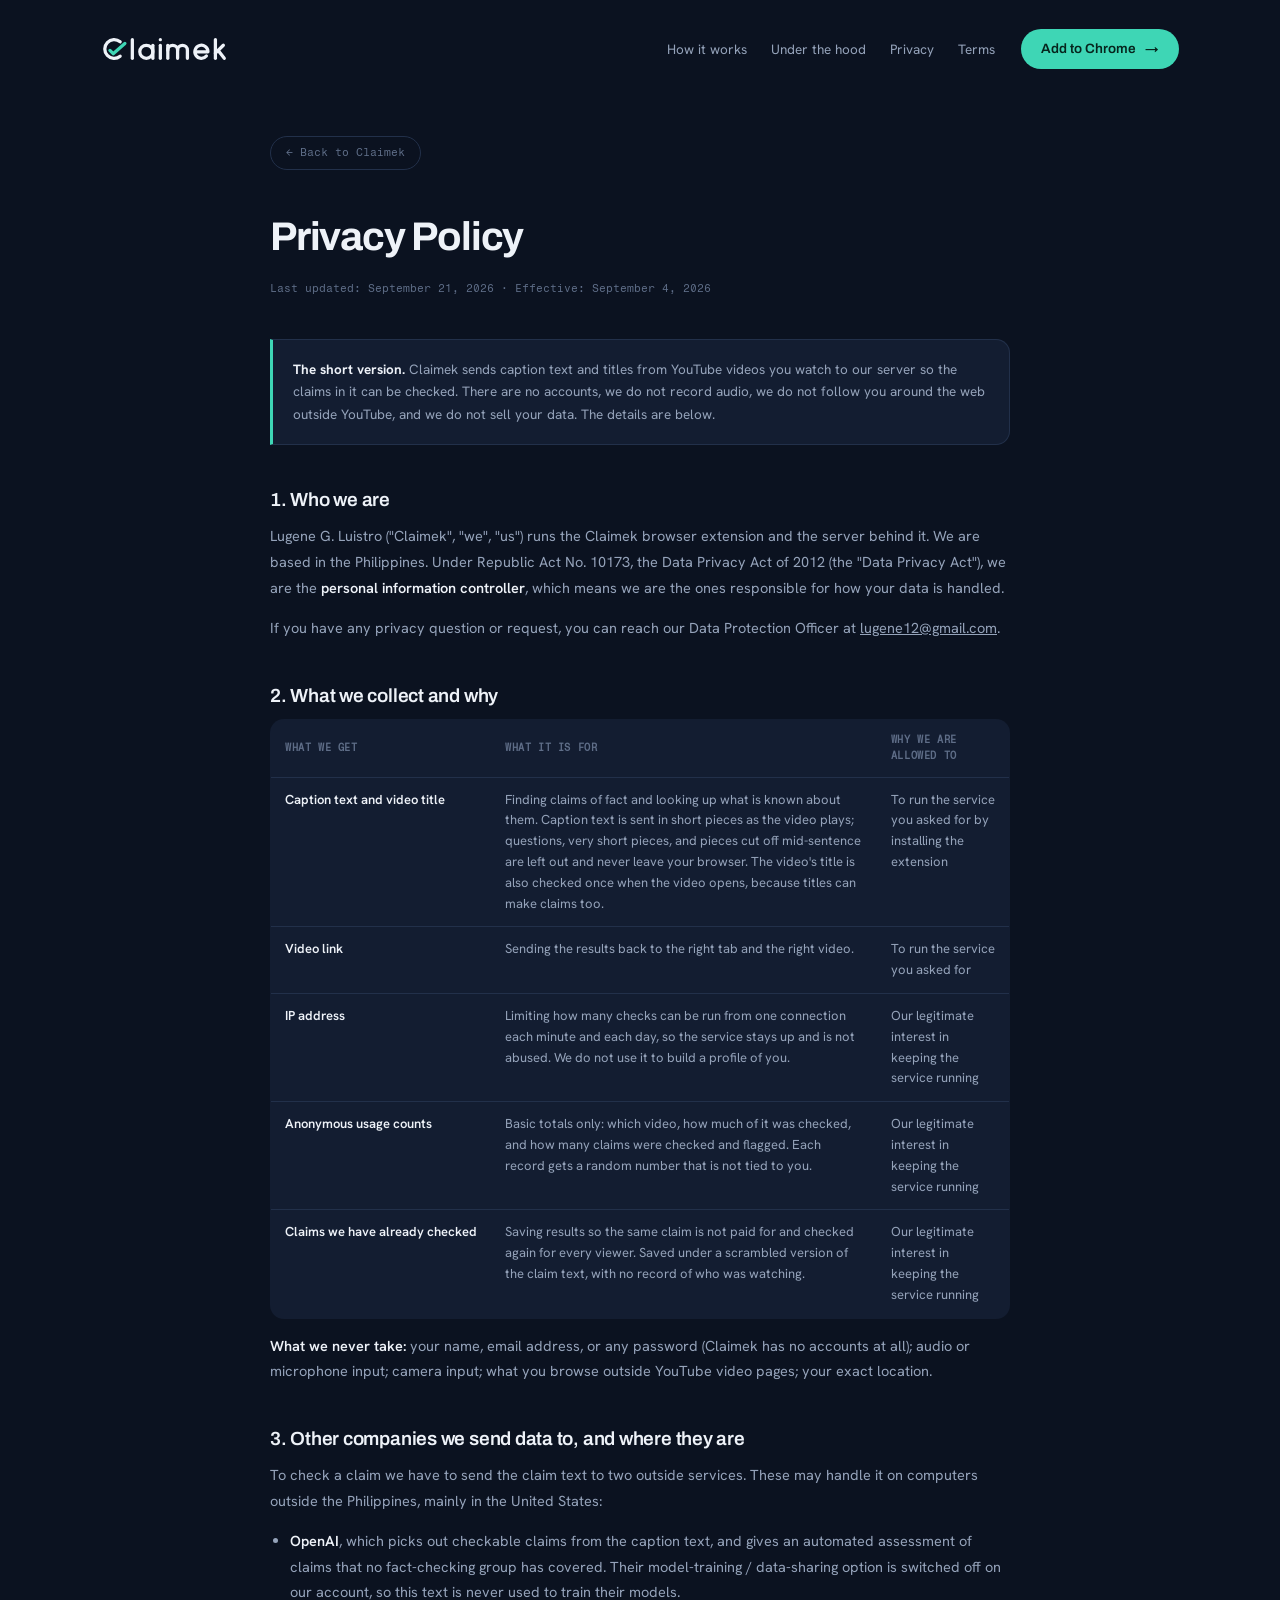
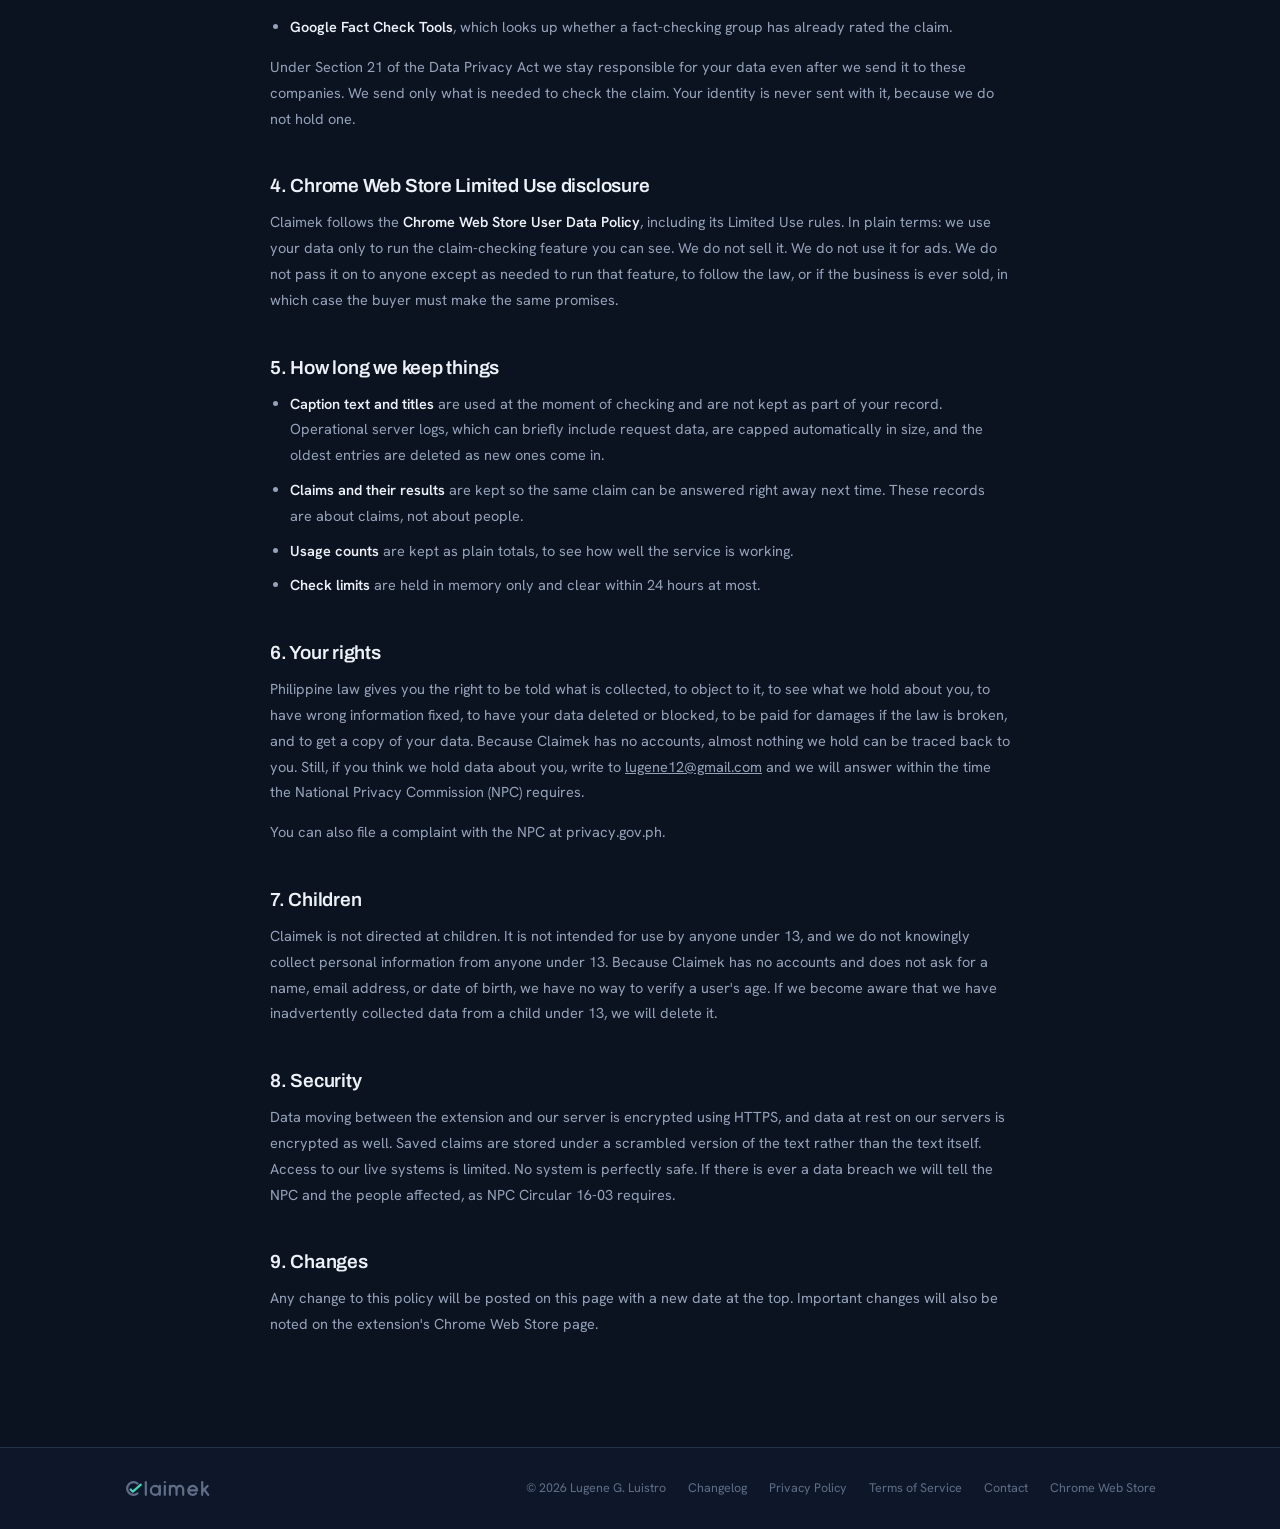
<file: privacy.html>
<!DOCTYPE html>
<html lang="en">
<head>
<meta charset="UTF-8">
<meta name="viewport" content="width=device-width, initial-scale=1.0">
<meta name="theme-color" content="#0B1220">
<title>Claimek Privacy Policy</title>
<meta name="description" content="What Claimek collects, who it is shared with, how long it is kept, and your rights under the Philippine Data Privacy Act.">
<link rel="canonical" href="https://claimek.com/privacy">
<meta property="og:title" content="Claimek Privacy Policy">
<meta property="og:description" content="What Claimek collects, who it is shared with, how long it is kept, and your rights under the Philippine Data Privacy Act.">
<meta property="og:url" content="https://claimek.com/privacy">
<meta property="og:type" content="website">
<link rel="icon" href="/favicon.svg" type="image/svg+xml">
<link rel="apple-touch-icon" href="/assets/claimek-mark.svg">
<meta property="og:image" content="https://claimek.com/assets/og-image.png">
<meta property="og:image:width" content="1200">
<meta property="og:image:height" content="630">
<meta property="og:site_name" content="Claimek">
<meta name="twitter:card" content="summary_large_image">
<meta name="twitter:image" content="https://claimek.com/assets/og-image.png">
<link rel="preconnect" href="https://fonts.googleapis.com">
<link rel="preconnect" href="https://fonts.gstatic.com" crossorigin>
<link href="https://fonts.googleapis.com/css2?family=Oswald:wght@500;600&family=Archivo:wght@500;600;700&family=Hanken+Grotesk:wght@400;500;600;700&family=Fragment+Mono&display=swap" rel="stylesheet">
<link rel="stylesheet" href="/style.css">
</head>
<body>

<div class="navwrap">
  <nav class="nav" aria-label="Main">
    <a class="logo" href="/" aria-label="Claimek home">
      <svg width="128" height="28" viewBox="0 0 548 120" role="img" aria-label="Claimek" style="color:#EEF2F8">
        <g fill="none" stroke-width="14" stroke-linecap="round" stroke-linejoin="round">
          <g stroke="currentColor">
            <path d="M81.7 29.4 A40 40 0 1 0 81.7 90.6"/><path d="M134 20 V100"/>
            <circle cx="194" cy="72" r="28"/><path d="M222 44 V100"/>
            <path d="M254 44 V100"/><circle cx="254" cy="20" r="7" fill="currentColor" stroke="none"/>
            <path d="M286 100 V44"/><path d="M286 65 A21 21 0 0 1 328 65 V100"/><path d="M328 65 A21 21 0 0 1 370 65 V100"/>
            <path d="M402 72 H458 A28 28 0 1 0 451.4 90"/>
            <path d="M490 20 V100"/><path d="M524 44 L490 78"/><path d="M502 66 L528 100"/>
          </g>
          <path d="M38 66 L52 80 L102 36" stroke="#3ED6B5"/>
        </g>
      </svg>
    </a>
    <div class="navlinks">
      <a href="/#how" class="hide-m">How it works</a>
      <a href="/#build" class="hide-m">Under the hood</a>
      <a href="/privacy">Privacy</a>
      <a href="/terms">Terms</a>
    </div>
    <a class="btn btn--nav" href="https://chromewebstore.google.com/detail/ipkdkdedconlpipcabenngkbnaniocbk" target="_blank" rel="noopener">
      Add to Chrome <span class="arw">→</span>
    </a>
  </nav>
</div>

<main>
  <div class="wrap legal">
    <a class="back" href="/">← Back to Claimek</a>
    <h1>Privacy Policy</h1>
    <div class="meta">Last updated: September 21, 2026 · Effective: September 4, 2026</div>

    <div class="callout">
      <b>The short version.</b> Claimek sends caption text and titles from YouTube videos you watch to our server so the claims in it can be checked. There are no accounts, we do not record audio, we do not follow you around the web outside YouTube, and we do not sell your data. The details are below.
    </div>

    <h2>1. Who we are</h2>
    <p>Lugene G. Luistro ("Claimek", "we", "us") runs the Claimek browser extension and the server behind it. We are based in the Philippines. Under Republic Act No. 10173, the Data Privacy Act of 2012 (the "Data Privacy Act"), we are the <b>personal information controller</b>, which means we are the ones responsible for how your data is handled.</p>
    <p>If you have any privacy question or request, you can reach our Data Protection Officer at <a href="mailto:lugene12@gmail.com">lugene12@gmail.com</a>.</p>

    <h2>2. What we collect and why</h2>
    <table>
      <thead><tr><th>What we get</th><th>What it is for</th><th>Why we are allowed to</th></tr></thead>
      <tbody>
        <tr>
          <td>Caption text and video title</td>
          <td>Finding claims of fact and looking up what is known about them. Caption text is sent in short pieces as the video plays; questions, very short pieces, and pieces cut off mid-sentence are left out and never leave your browser. The video's title is also checked once when the video opens, because titles can make claims too.</td>
          <td>To run the service you asked for by installing the extension</td>
        </tr>
        <tr>
          <td>Video link</td>
          <td>Sending the results back to the right tab and the right video.</td>
          <td>To run the service you asked for</td>
        </tr>
        <tr>
          <td>IP address</td>
          <td>Limiting how many checks can be run from one connection each minute and each day, so the service stays up and is not abused. We do not use it to build a profile of you.</td>
          <td>Our legitimate interest in keeping the service running</td>
        </tr>
        <tr>
          <td>Anonymous usage counts</td>
          <td>Basic totals only: which video, how much of it was checked, and how many claims were checked and flagged. Each record gets a random number that is not tied to you.</td>
          <td>Our legitimate interest in keeping the service running</td>
        </tr>
        <tr>
          <td>Claims we have already checked</td>
          <td>Saving results so the same claim is not paid for and checked again for every viewer. Saved under a scrambled version of the claim text, with no record of who was watching.</td>
          <td>Our legitimate interest in keeping the service running</td>
        </tr>
      </tbody>
    </table>
    <p><b>What we never take:</b> your name, email address, or any password (Claimek has no accounts at all); audio or microphone input; camera input; what you browse outside YouTube video pages; your exact location.</p>

    <h2>3. Other companies we send data to, and where they are</h2>
    <p>To check a claim we have to send the claim text to two outside services. These may handle it on computers outside the Philippines, mainly in the United States:</p>
    <ul>
      <li><b>OpenAI</b>, which picks out checkable claims from the caption text, and gives an automated assessment of claims that no fact-checking group has covered. Their model-training / data-sharing option is switched off on our account, so this text is never used to train their models.</li>
      <li><b>Google Fact Check Tools</b>, which looks up whether a fact-checking group has already rated the claim.</li>
    </ul>
    <p>Under Section 21 of the Data Privacy Act we stay responsible for your data even after we send it to these companies. We send only what is needed to check the claim. Your identity is never sent with it, because we do not hold one.</p>

    <h2>4. Chrome Web Store Limited Use disclosure</h2>
    <p>Claimek follows the <b>Chrome Web Store User Data Policy</b>, including its Limited Use rules. In plain terms: we use your data only to run the claim-checking feature you can see. We do not sell it. We do not use it for ads. We do not pass it on to anyone except as needed to run that feature, to follow the law, or if the business is ever sold, in which case the buyer must make the same promises.</p>

    <h2>5. How long we keep things</h2>
    <ul>
      <li><b>Caption text and titles</b> are used at the moment of checking and are not kept as part of your record. Operational server logs, which can briefly include request data, are capped automatically in size, and the oldest entries are deleted as new ones come in.</li>
      <li><b>Claims and their results</b> are kept so the same claim can be answered right away next time. These records are about claims, not about people.</li>
      <li><b>Usage counts</b> are kept as plain totals, to see how well the service is working.</li>
      <li><b>Check limits</b> are held in memory only and clear within 24 hours at most.</li>
    </ul>

    <h2>6. Your rights</h2>
    <p>Philippine law gives you the right to be told what is collected, to object to it, to see what we hold about you, to have wrong information fixed, to have your data deleted or blocked, to be paid for damages if the law is broken, and to get a copy of your data. Because Claimek has no accounts, almost nothing we hold can be traced back to you. Still, if you think we hold data about you, write to <a href="mailto:lugene12@gmail.com">lugene12@gmail.com</a> and we will answer within the time the National Privacy Commission (NPC) requires.</p>
    <p>You can also file a complaint with the NPC at privacy.gov.ph.</p>

    <h2>7. Children</h2>
    <p>Claimek is not directed at children. It is not intended for use by anyone under 13, and we do not knowingly collect personal information from anyone under 13. Because Claimek has no accounts and does not ask for a name, email address, or date of birth, we have no way to verify a user's age. If we become aware that we have inadvertently collected data from a child under 13, we will delete it.</p>

    <h2>8. Security</h2>
    <p>Data moving between the extension and our server is encrypted using HTTPS, and data at rest on our servers is encrypted as well. Saved claims are stored under a scrambled version of the text rather than the text itself. Access to our live systems is limited. No system is perfectly safe. If there is ever a data breach we will tell the NPC and the people affected, as NPC Circular 16-03 requires.</p>

    <h2>9. Changes</h2>
    <p>Any change to this policy will be posted on this page with a new date at the top. Important changes will also be noted on the extension's Chrome Web Store page.</p>
  </div>
</main>

<footer>
  <div class="wrap foot">
    <div class="flogo">
      <svg width="88" height="19" viewBox="0 0 548 120" role="img" aria-label="Claimek" style="color:#5F6E88">
        <g fill="none" stroke-width="14" stroke-linecap="round" stroke-linejoin="round">
          <g stroke="currentColor">
            <path d="M81.7 29.4 A40 40 0 1 0 81.7 90.6"/><path d="M134 20 V100"/>
            <circle cx="194" cy="72" r="28"/><path d="M222 44 V100"/>
            <path d="M254 44 V100"/><circle cx="254" cy="20" r="7" fill="currentColor" stroke="none"/>
            <path d="M286 100 V44"/><path d="M286 65 A21 21 0 0 1 328 65 V100"/><path d="M328 65 A21 21 0 0 1 370 65 V100"/>
            <path d="M402 72 H458 A28 28 0 1 0 451.4 90"/>
            <path d="M490 20 V100"/><path d="M524 44 L490 78"/><path d="M502 66 L528 100"/>
          </g>
          <path d="M38 66 L52 80 L102 36" stroke="#3ED6B5"/>
        </g>
      </svg>
    </div>
    <span>© 2026 Lugene G. Luistro</span>
    <a href="/changelog">Changelog</a>
    <a href="/privacy">Privacy Policy</a>
    <a href="/terms">Terms of Service</a>
    <a href="mailto:lugene12@gmail.com">Contact</a>
    <a href="https://chromewebstore.google.com/detail/ipkdkdedconlpipcabenngkbnaniocbk" target="_blank" rel="noopener">Chrome Web Store</a>
  </div>
</footer>
<script>
  (function(){
    var navwrap = document.querySelector('.navwrap');
    function syncNav(){ navwrap.classList.toggle('stuck', window.scrollY > 10); }
    window.addEventListener('scroll', syncNav, { passive:true });
    syncNav();
  })();
</script>
</body>
</html>
</file>
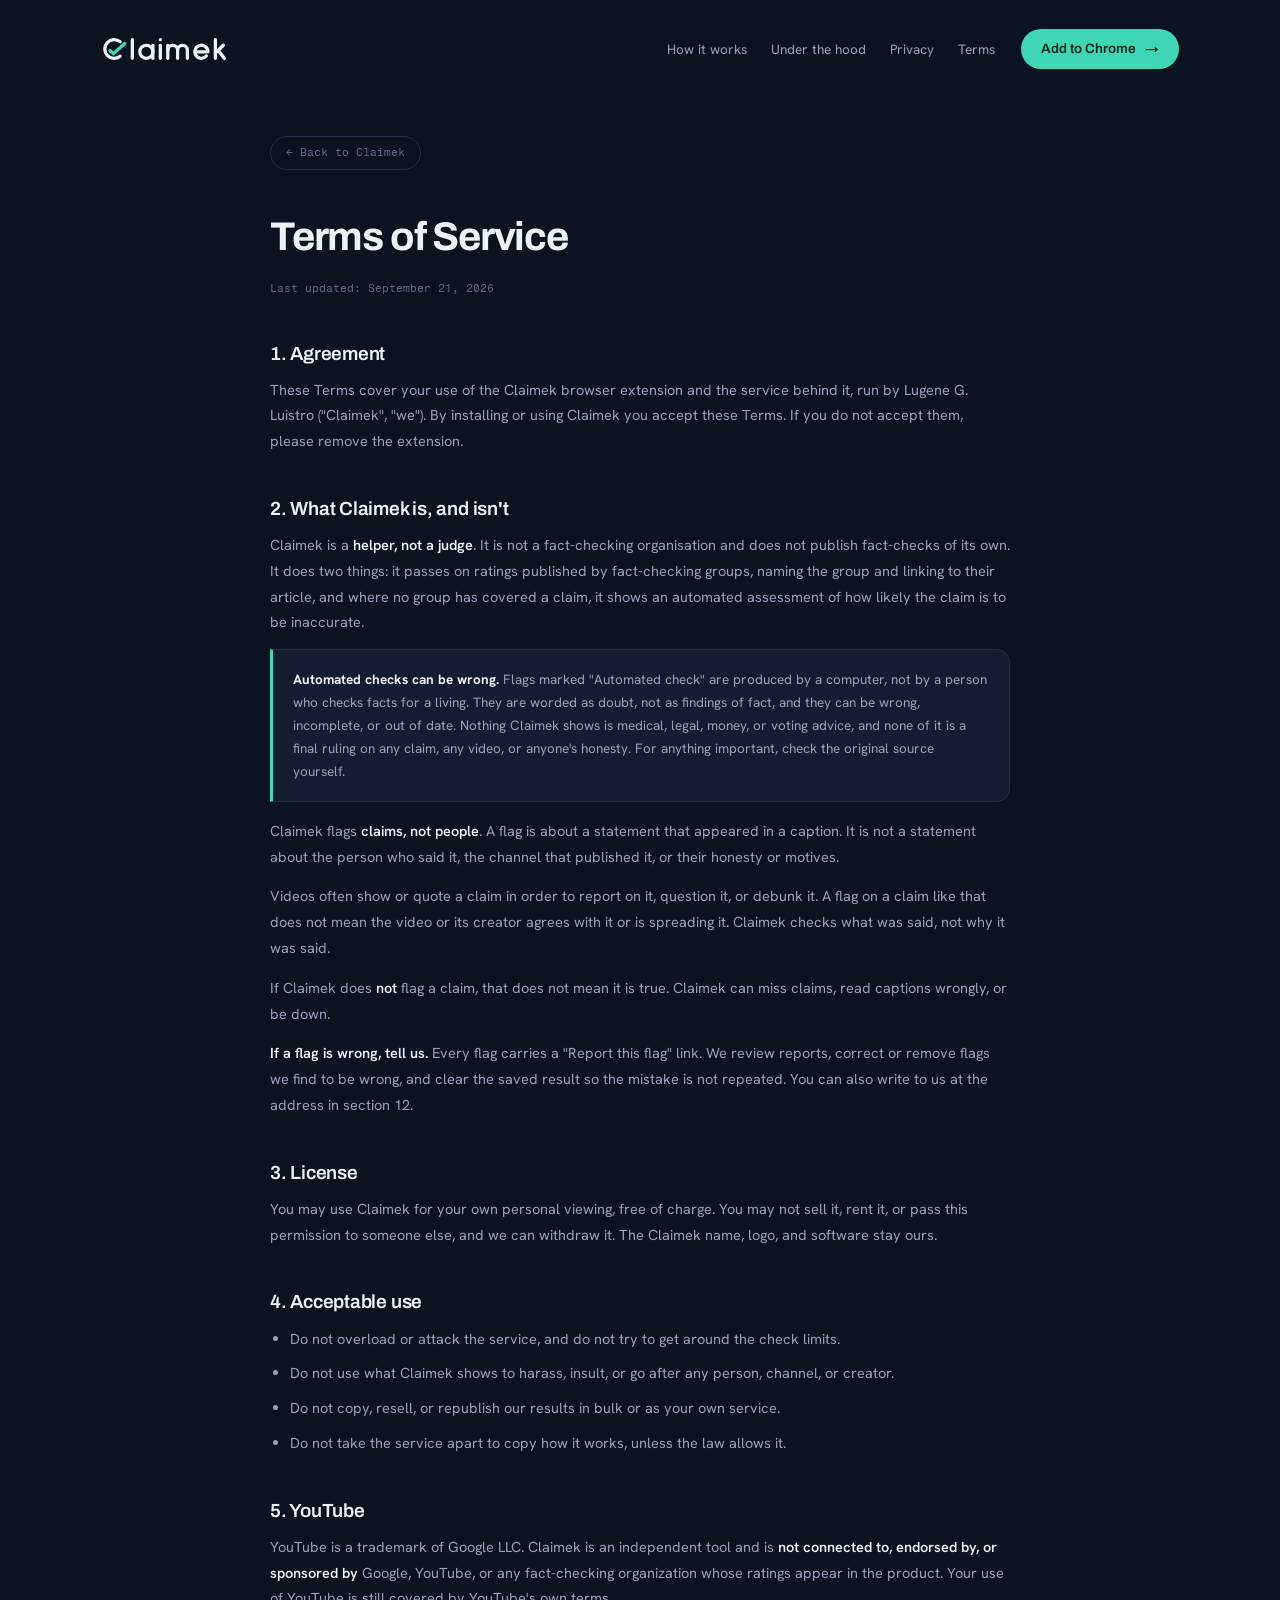
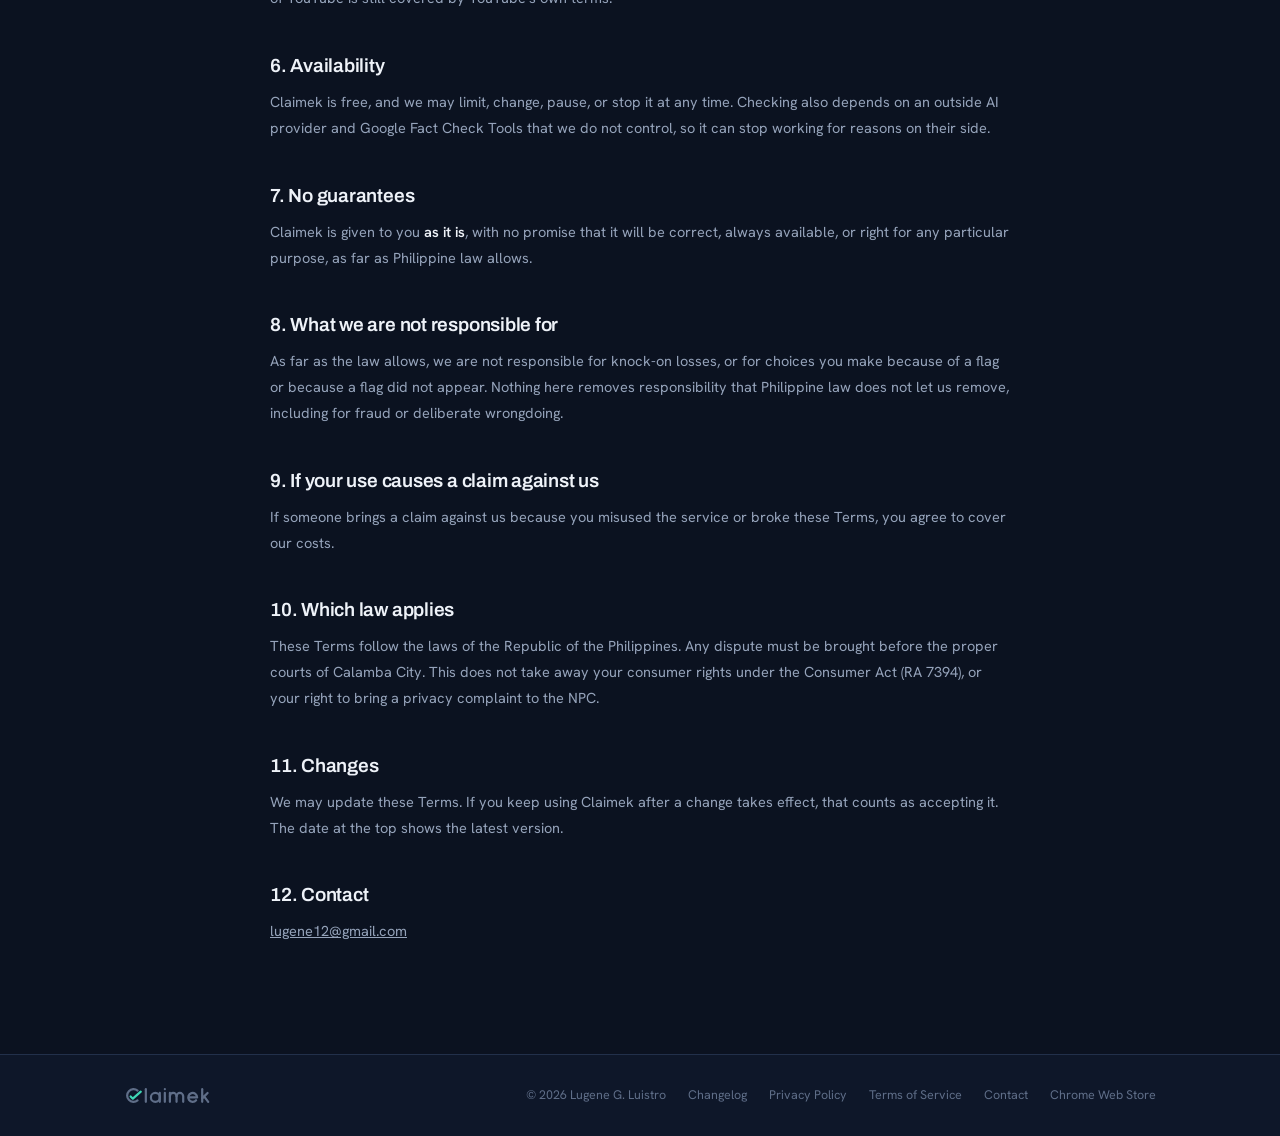
<file: terms.html>
<!DOCTYPE html>
<html lang="en">
<head>
<meta charset="UTF-8">
<meta name="viewport" content="width=device-width, initial-scale=1.0">
<meta name="theme-color" content="#0B1220">
<title>Claimek Terms of Service</title>
<meta name="description" content="The terms covering use of the Claimek browser extension: what it is, what it is not, and how to report a flag.">
<link rel="canonical" href="https://claimek.com/terms">
<meta property="og:title" content="Claimek Terms of Service">
<meta property="og:description" content="The terms covering use of the Claimek browser extension: what it is, what it is not, and how to report a flag.">
<meta property="og:url" content="https://claimek.com/terms">
<meta property="og:type" content="website">
<link rel="icon" href="/favicon.svg" type="image/svg+xml">
<link rel="apple-touch-icon" href="/assets/claimek-mark.svg">
<meta property="og:image" content="https://claimek.com/assets/og-image.png">
<meta property="og:image:width" content="1200">
<meta property="og:image:height" content="630">
<meta property="og:site_name" content="Claimek">
<meta name="twitter:card" content="summary_large_image">
<meta name="twitter:image" content="https://claimek.com/assets/og-image.png">
<link rel="preconnect" href="https://fonts.googleapis.com">
<link rel="preconnect" href="https://fonts.gstatic.com" crossorigin>
<link href="https://fonts.googleapis.com/css2?family=Oswald:wght@500;600&family=Archivo:wght@500;600;700&family=Hanken+Grotesk:wght@400;500;600;700&family=Fragment+Mono&display=swap" rel="stylesheet">
<link rel="stylesheet" href="/style.css">
</head>
<body>

<div class="navwrap">
  <nav class="nav" aria-label="Main">
    <a class="logo" href="/" aria-label="Claimek home">
      <svg width="128" height="28" viewBox="0 0 548 120" role="img" aria-label="Claimek" style="color:#EEF2F8">
        <g fill="none" stroke-width="14" stroke-linecap="round" stroke-linejoin="round">
          <g stroke="currentColor">
            <path d="M81.7 29.4 A40 40 0 1 0 81.7 90.6"/><path d="M134 20 V100"/>
            <circle cx="194" cy="72" r="28"/><path d="M222 44 V100"/>
            <path d="M254 44 V100"/><circle cx="254" cy="20" r="7" fill="currentColor" stroke="none"/>
            <path d="M286 100 V44"/><path d="M286 65 A21 21 0 0 1 328 65 V100"/><path d="M328 65 A21 21 0 0 1 370 65 V100"/>
            <path d="M402 72 H458 A28 28 0 1 0 451.4 90"/>
            <path d="M490 20 V100"/><path d="M524 44 L490 78"/><path d="M502 66 L528 100"/>
          </g>
          <path d="M38 66 L52 80 L102 36" stroke="#3ED6B5"/>
        </g>
      </svg>
    </a>
    <div class="navlinks">
      <a href="/#how" class="hide-m">How it works</a>
      <a href="/#build" class="hide-m">Under the hood</a>
      <a href="/privacy">Privacy</a>
      <a href="/terms">Terms</a>
    </div>
    <a class="btn btn--nav" href="https://chromewebstore.google.com/detail/ipkdkdedconlpipcabenngkbnaniocbk" target="_blank" rel="noopener">
      Add to Chrome <span class="arw">→</span>
    </a>
  </nav>
</div>

<main>
  <div class="wrap legal">
    <a class="back" href="/">← Back to Claimek</a>
    <h1>Terms of Service</h1>
    <div class="meta">Last updated: September 21, 2026</div>

    <h2>1. Agreement</h2>
    <p>These Terms cover your use of the Claimek browser extension and the service behind it, run by Lugene G. Luistro ("Claimek", "we"). By installing or using Claimek you accept these Terms. If you do not accept them, please remove the extension.</p>

    <h2>2. What Claimek is, and isn't</h2>
    <p>Claimek is a <b>helper, not a judge</b>. It is not a fact-checking organisation and does not publish fact-checks of its own. It does two things: it passes on ratings published by fact-checking groups, naming the group and linking to their article, and where no group has covered a claim, it shows an automated assessment of how likely the claim is to be inaccurate.</p>
    <div class="callout">
      <b>Automated checks can be wrong.</b> Flags marked "Automated check" are produced by a computer, not by a person who checks facts for a living. They are worded as doubt, not as findings of fact, and they can be wrong, incomplete, or out of date. Nothing Claimek shows is medical, legal, money, or voting advice, and none of it is a final ruling on any claim, any video, or anyone's honesty. For anything important, check the original source yourself.
    </div>
    <p>Claimek flags <b>claims, not people</b>. A flag is about a statement that appeared in a caption. It is not a statement about the person who said it, the channel that published it, or their honesty or motives.</p>
    <p>Videos often show or quote a claim in order to report on it, question it, or debunk it. A flag on a claim like that does not mean the video or its creator agrees with it or is spreading it. Claimek checks what was said, not why it was said.</p>
    <p>If Claimek does <b>not</b> flag a claim, that does not mean it is true. Claimek can miss claims, read captions wrongly, or be down.</p>
    <p><b>If a flag is wrong, tell us.</b> Every flag carries a "Report this flag" link. We review reports, correct or remove flags we find to be wrong, and clear the saved result so the mistake is not repeated. You can also write to us at the address in section 12.</p>

    <h2>3. License</h2>
    <p>You may use Claimek for your own personal viewing, free of charge. You may not sell it, rent it, or pass this permission to someone else, and we can withdraw it. The Claimek name, logo, and software stay ours.</p>

    <h2>4. Acceptable use</h2>
    <ul>
      <li>Do not overload or attack the service, and do not try to get around the check limits.</li>
      <li>Do not use what Claimek shows to harass, insult, or go after any person, channel, or creator.</li>
      <li>Do not copy, resell, or republish our results in bulk or as your own service.</li>
      <li>Do not take the service apart to copy how it works, unless the law allows it.</li>
    </ul>

    <h2>5. YouTube</h2>
    <p>YouTube is a trademark of Google LLC. Claimek is an independent tool and is <b>not connected to, endorsed by, or sponsored by</b> Google, YouTube, or any fact-checking organization whose ratings appear in the product. Your use of YouTube is still covered by YouTube's own terms.</p>

    <h2>6. Availability</h2>
    <p>Claimek is free, and we may limit, change, pause, or stop it at any time. Checking also depends on an outside AI provider and Google Fact Check Tools that we do not control, so it can stop working for reasons on their side.</p>

    <h2>7. No guarantees</h2>
    <p>Claimek is given to you <b>as it is</b>, with no promise that it will be correct, always available, or right for any particular purpose, as far as Philippine law allows.</p>

    <h2>8. What we are not responsible for</h2>
    <p>As far as the law allows, we are not responsible for knock-on losses, or for choices you make because of a flag or because a flag did not appear. Nothing here removes responsibility that Philippine law does not let us remove, including for fraud or deliberate wrongdoing.</p>

    <h2>9. If your use causes a claim against us</h2>
    <p>If someone brings a claim against us because you misused the service or broke these Terms, you agree to cover our costs.</p>

    <h2>10. Which law applies</h2>
    <p>These Terms follow the laws of the Republic of the Philippines. Any dispute must be brought before the proper courts of Calamba City. This does not take away your consumer rights under the Consumer Act (RA 7394), or your right to bring a privacy complaint to the NPC.</p>

    <h2>11. Changes</h2>
    <p>We may update these Terms. If you keep using Claimek after a change takes effect, that counts as accepting it. The date at the top shows the latest version.</p>

    <h2>12. Contact</h2>
    <p><a href="mailto:lugene12@gmail.com">lugene12@gmail.com</a></p>
  </div>
</main>

<footer>
  <div class="wrap foot">
    <div class="flogo">
      <svg width="88" height="19" viewBox="0 0 548 120" role="img" aria-label="Claimek" style="color:#5F6E88">
        <g fill="none" stroke-width="14" stroke-linecap="round" stroke-linejoin="round">
          <g stroke="currentColor">
            <path d="M81.7 29.4 A40 40 0 1 0 81.7 90.6"/><path d="M134 20 V100"/>
            <circle cx="194" cy="72" r="28"/><path d="M222 44 V100"/>
            <path d="M254 44 V100"/><circle cx="254" cy="20" r="7" fill="currentColor" stroke="none"/>
            <path d="M286 100 V44"/><path d="M286 65 A21 21 0 0 1 328 65 V100"/><path d="M328 65 A21 21 0 0 1 370 65 V100"/>
            <path d="M402 72 H458 A28 28 0 1 0 451.4 90"/>
            <path d="M490 20 V100"/><path d="M524 44 L490 78"/><path d="M502 66 L528 100"/>
          </g>
          <path d="M38 66 L52 80 L102 36" stroke="#3ED6B5"/>
        </g>
      </svg>
    </div>
    <span>© 2026 Lugene G. Luistro</span>
    <a href="/changelog">Changelog</a>
    <a href="/privacy">Privacy Policy</a>
    <a href="/terms">Terms of Service</a>
    <a href="mailto:lugene12@gmail.com">Contact</a>
    <a href="https://chromewebstore.google.com/detail/ipkdkdedconlpipcabenngkbnaniocbk" target="_blank" rel="noopener">Chrome Web Store</a>
  </div>
</footer>
<script>
  (function(){
    var navwrap = document.querySelector('.navwrap');
    function syncNav(){ navwrap.classList.toggle('stuck', window.scrollY > 10); }
    window.addEventListener('scroll', syncNav, { passive:true });
    syncNav();
  })();
</script>
</body>
</html>
</file>
<file: style.css>
:root{
    color-scheme:dark;
    --bg:#0B1220;              /* deep navy ground */
    --bg-2:#0E1729;            /* raised band */
    --panel:#131D31;           /* cards */
    --panel-2:#18233A;         /* hover / inner */
    --line:#22304A;            /* hairlines */
    --line-2:#2C3B58;
    --ink:#EEF2F8;
    --mut:#95A3BA;
    --dim:#5F6E88;
    --teal:#3ED6B5;            /* brand accent */
    --teal-ink:#06251D;
    --teal-dim:rgba(62,214,181,.12);
    --boxink:rgba(5,8,14,.85);
    --w3:#F2B33D;
    --w4:#FB8A3C;
    --w5:#F1494B;
    --cap:'Oswald',sans-serif;                     /* video surface only */
    --head:'Archivo',system-ui,sans-serif;
    --body:'Hanken Grotesk',system-ui,sans-serif;
    --tc:'Fragment Mono',ui-monospace,monospace;
  }

  *{margin:0;padding:0;box-sizing:border-box}
  html{scroll-behavior:smooth;scroll-padding-top:96px}
  body{
    background:var(--bg);
    color:var(--ink);
    font-family:var(--body);
    line-height:1.65;
    -webkit-font-smoothing:antialiased;
  }
  a{color:inherit}
  ::selection{background:rgba(62,214,181,.3)}

  .wrap{max-width:1080px;margin:0 auto;padding:0 24px}

  /* ── Floating pill nav ──────────────────────────── */
  .navwrap{position:sticky;top:0;z-index:60;padding:18px 24px 0;transition:padding .28s ease}
  .nav{
    max-width:1080px;margin:0 auto;
    display:flex;align-items:center;gap:26px;
    /* at the top of the page the bar is simply part of the hero */
    background:transparent;
    border:1px solid transparent;
    border-radius:44px;
    padding:10px 0;
    box-shadow:none;
    transition:background .28s ease,border-color .28s ease,
               box-shadow .28s ease,padding .28s ease,backdrop-filter .28s ease;
  }
  /* once the page scrolls, it detaches into a floating pill */
  .navwrap.stuck{padding:12px 24px 0}
  .navwrap.stuck .nav{
    background:rgba(19,29,49,.88);
    backdrop-filter:blur(14px);
    border-color:var(--line);
    padding:9px 9px 9px 24px;
    box-shadow:0 10px 30px rgba(0,0,0,.38);
  }
  .logo{display:flex;align-items:center;margin-right:auto;text-decoration:none}
  .logo svg{display:block}
  .navlinks{display:flex;align-items:center;gap:24px;font-size:13.5px;color:var(--mut)}
  .navlinks a{text-decoration:none;transition:color .15s}
  .navlinks a:hover,.navlinks a:focus-visible{color:var(--ink)}
  .navlinks a:focus-visible{outline:2px solid var(--teal);outline-offset:4px;border-radius:3px}

  .btn{
    display:inline-flex;align-items:center;gap:9px;
    font-family:var(--head);font-weight:600;font-size:14px;
    background:var(--teal);color:var(--teal-ink);
    padding:11px 22px;border-radius:99px;
    text-decoration:none;border:none;cursor:pointer;
    transition:transform .16s,box-shadow .16s,filter .16s;
  }
  .btn:hover{transform:translateY(-1px);box-shadow:0 10px 26px rgba(62,214,181,.26);filter:brightness(1.05)}
  .btn:focus-visible{outline:2px solid var(--ink);outline-offset:3px}
  .btn .arw{transition:transform .16s}
  .btn:hover .arw{transform:translateX(3px)}
  .btn--nav{padding:9px 20px;font-size:13.5px}
  .btn--ghost{
    background:transparent;color:var(--ink);
    border:1px solid var(--line-2);
  }
  .btn--ghost:hover{background:var(--panel-2);box-shadow:none;border-color:var(--dim)}

  /* ── Eyebrow (flanked rule) ─────────────────────── */
  .eyebrow{
    display:flex;align-items:center;gap:12px;
    font-family:var(--tc);font-size:10.5px;
    letter-spacing:.14em;text-transform:uppercase;color:var(--mut);
    margin-bottom:18px;
  }
  .eyebrow::before,.eyebrow::after{
    content:'';height:1px;width:26px;background:var(--line-2);flex:none;
  }
  .eyebrow.center{justify-content:center}
  .eyebrow .n{color:var(--teal)}

  /* ── Headings ───────────────────────────────────── */
  h2{
    font-family:var(--head);font-weight:700;
    font-size:clamp(27px,4vw,42px);
    line-height:1.16;letter-spacing:-.025em;
    max-width:720px;margin-bottom:16px;
  }
  h2 .soft{color:var(--dim);font-weight:600;display:block}
  .lede{font-size:16px;color:var(--mut);max-width:620px;line-height:1.7}
  .lede b{color:var(--ink);font-weight:600}

  section{padding:88px 0}
  section.band{background:var(--bg-2);border-top:1px solid var(--line);border-bottom:1px solid var(--line)}

  /* ── Hero ───────────────────────────────────────── */
  .hero{padding:64px 0 76px;text-align:center;position:relative;overflow:hidden}
  .hero::before{
    content:'';position:absolute;inset:-10% -20% auto;height:520px;
    background:
      radial-gradient(ellipse 60% 100% at 50% 0%,rgba(62,214,181,.10),transparent 65%),
      radial-gradient(ellipse 40% 80% at 20% 10%,rgba(56,110,190,.14),transparent 70%);
    pointer-events:none;
  }
  .hero > *{position:relative}
  .hero .eyebrow{justify-content:center;margin-bottom:22px}

  .hero h1{
    font-family:var(--head);font-weight:700;
    font-size:clamp(34px,5.6vw,58px);
    line-height:1.08;letter-spacing:-.035em;
    max-width:840px;margin:0 auto 22px;
  }
  .hero h1 .soft{display:block;color:var(--dim)}
  .hero h1 em{font-style:normal;color:var(--teal)}

  .hero-sub{font-size:16.5px;line-height:1.7;color:var(--mut);max-width:590px;margin:0 auto 30px}
  .hero-sub b{color:var(--ink);font-weight:600}

  .cta-row{display:flex;align-items:center;justify-content:center;gap:12px;flex-wrap:wrap}

  /* trust bar */
  .trustbar{
    display:inline-flex;align-items:stretch;
    margin-top:34px;
    background:var(--panel);
    border:1px solid var(--line);
    border-radius:16px;
    overflow:hidden;
  }
  .tb{display:flex;align-items:center;gap:10px;padding:13px 22px;font-size:13px;color:var(--mut)}
  .tb + .tb{border-left:1px solid var(--line)}
  .tb b{color:var(--ink);font-weight:600}
  .tb svg{flex:none}

  /* ── Player frame (video surface — unchanged logic) ── */
  .frame{
    position:relative;margin-top:52px;
    aspect-ratio:16/9;
    border:1px solid var(--line);
    border-radius:16px;overflow:hidden;text-align:left;
    background:
      radial-gradient(ellipse at 30% 16%,#3A2E22 0%,transparent 58%),
      radial-gradient(ellipse at 78% 84%,#24303A 0%,transparent 52%),
      #14181C;
    box-shadow:0 40px 90px rgba(0,0,0,.55);
  }
  .playglyph{
    position:absolute;inset:0;margin:auto;
    width:58px;height:58px;border-radius:50%;
    background:rgba(0,0,0,.45);
    display:grid;place-items:center;color:#fff;font-size:17px;
    backdrop-filter:blur(2px);
  }
  .livecap{position:absolute;left:0;right:0;bottom:52px;display:flex;justify-content:center;padding:0 20px}
  .livecap span{
    background:var(--boxink);
    padding:6px 14px;border-radius:4px;
    font-size:13.5px;line-height:1.5;color:#E7EBF1;
    max-width:640px;text-align:center;
  }
  .ctrl{
    position:absolute;left:0;right:0;bottom:0;
    display:flex;align-items:center;gap:14px;
    padding:12px 18px 14px;
    background:linear-gradient(transparent,rgba(0,0,0,.6));
  }
  .ctrl .play{color:#fff;font-size:12px}
  .ctrl .track{flex:1;height:3px;background:rgba(255,255,255,.18);border-radius:2px;position:relative}
  .ctrl .fill{position:absolute;left:0;top:0;bottom:0;width:76%;background:var(--teal);border-radius:2px}
  .ctrl .dot{position:absolute;left:76%;top:50%;transform:translate(-50%,-50%);width:10px;height:10px;border-radius:50%;background:var(--teal)}
  .ctrl .tc{font-family:var(--tc);font-size:11px;color:#C7CFDA;white-space:nowrap}
  .ccb{font-family:var(--tc);font-size:9.5px;color:var(--teal);border:1px solid var(--teal);border-radius:3px;padding:2px 5px;line-height:1}

  .ovl{
    position:absolute;top:18px;right:18px;z-index:2;
    width:300px;max-width:calc(100% - 36px);
    background:rgba(11,17,29,.95);
    border:1px solid rgba(241,73,75,.5);
    border-left:4px solid var(--w5);
    border-radius:10px;padding:13px 15px;
    backdrop-filter:blur(6px);
    box-shadow:0 16px 40px rgba(0,0,0,.55);
    animation:flagin .5s cubic-bezier(.2,.9,.3,1) both .6s;
  }
  .ovl .row1{display:flex;align-items:center;gap:8px;margin-bottom:7px}
  .ovl .sev{
    font-family:var(--cap);font-size:11px;font-weight:600;letter-spacing:.08em;
    color:var(--w5);background:rgba(241,73,75,.14);
    padding:2px 8px 3px;border-radius:4px;
  }
  .ovl .brand{margin-left:auto;font-family:var(--cap);font-size:11px;font-weight:500;color:var(--dim);letter-spacing:.03em}
  .ovl .claim{font-size:13px;font-weight:600;line-height:1.4;margin-bottom:5px}
  .ovl .verdict{font-size:11.5px;color:var(--mut);line-height:1.5;margin-bottom:9px}
  .ovl .row2{display:flex;align-items:center;font-size:10.5px;color:var(--dim)}
  .ovl .ovlsrc{color:var(--teal);font-weight:500;text-decoration:none}
  .ovl .conf{font-family:var(--tc);font-size:10px;margin-left:auto;color:var(--mut)}

  .vmeta{
    display:flex;align-items:center;justify-content:center;gap:9px;flex-wrap:wrap;
    margin-top:16px;font-size:12.5px;color:var(--dim);
  }
  .vmeta .vav{
    width:22px;height:22px;border-radius:50%;flex:none;
    background:linear-gradient(135deg,#4A3B28,#2C3A44);
  }
  .vmeta .vtitle{color:var(--mut);font-weight:500}
  .vmeta .vdot{color:var(--line-2)}

  /* Real product screenshot for the hero. Phones keep the mockup above instead:
     this is a 1280px-wide desktop window, so its panel text is unreadable at phone
     width, while the mockup reflows (see the 680px block at the end of this file). */
  .shot{
    margin-top:52px;
    border:1px solid var(--line);
    border-radius:16px;overflow:hidden;line-height:0;
    box-shadow:0 40px 90px rgba(0,0,0,.55);
  }
  .shot img{display:block;width:100%;height:auto}
  .meter-note a{color:var(--teal);text-decoration:none;border-bottom:1px dotted var(--teal)}

  /* ── Quick start steps (start.html) ─────────────── */
  .gstep{margin-top:44px}
  .gnum{font-family:var(--cap);font-size:12px;font-weight:600;letter-spacing:.12em;color:var(--teal)}
  .gstep h2{margin-top:6px}
  .gcheck{color:var(--ink)}
  .gcheck b{color:var(--teal);font-weight:600}
  .gshot{
    margin-top:18px;border:1px solid var(--line);border-radius:14px;
    overflow:hidden;line-height:0;background:var(--panel);
  }
  .gshot img{display:block;width:100%;height:auto}
  .gnote{
    margin-top:16px;padding-left:14px;border-left:3px solid var(--line-2);
    color:var(--dim);font-size:13.5px;line-height:1.7;
  }

  .mobile-demo{display:none}
  @media (max-width:680px){
    .shot{display:none}
    .mobile-demo{display:block}
  }

  /* ── Icon cards ─────────────────────────────────── */
  .cards3{display:grid;grid-template-columns:repeat(3,1fr);gap:16px;margin-top:46px}
  .card{
    background:var(--panel);
    border:1px solid var(--line);
    border-radius:18px;
    padding:26px 24px;
    transition:border-color .18s,transform .18s;
  }
  .card:hover{border-color:var(--line-2);transform:translateY(-2px)}
  .ico{
    width:40px;height:40px;border-radius:12px;
    display:grid;place-items:center;margin-bottom:18px;
    background:var(--teal-dim);border:1px solid rgba(62,214,181,.22);
  }
  .card h3{font-family:var(--head);font-weight:600;font-size:17px;line-height:1.35;letter-spacing:-.01em;margin-bottom:9px}
  .card p{font-size:13.5px;color:var(--mut);line-height:1.7}
  .card p b{color:var(--ink);font-weight:600}

  /* ── Steps ──────────────────────────────────────── */
  .steps{display:grid;grid-template-columns:repeat(3,1fr);gap:16px;margin-top:46px}
  .step{
    background:var(--panel);border:1px solid var(--line);
    border-radius:18px;padding:26px 24px;position:relative;
  }
  .stepn{
    font-family:var(--tc);font-size:11px;color:var(--teal);
    background:var(--teal-dim);border:1px solid rgba(62,214,181,.22);
    border-radius:99px;padding:4px 12px;display:inline-block;margin-bottom:16px;
  }
  .step h3{font-family:var(--head);font-weight:600;font-size:17px;margin-bottom:8px;letter-spacing:-.01em}
  .step p{font-size:13.5px;color:var(--mut);line-height:1.7}
  .step p b{color:var(--ink);font-weight:600}

  /* ── Severity meter (stat-row treatment) ────────── */
  .meter{
    display:grid;grid-template-columns:repeat(5,1fr);
    margin-top:46px;
    background:var(--panel);border:1px solid var(--line);
    border-radius:18px;overflow:hidden;
  }
  .meter .band{padding:24px 20px 26px}
  .meter .band + .band{border-left:1px solid var(--line)}
  .meter .band.quiet{opacity:.4}
  .meter .band p{font-size:12px;color:var(--mut);line-height:1.55;min-height:52px}
  .meter .band .num{
    font-family:var(--head);font-weight:700;font-size:38px;line-height:1;
    letter-spacing:-.03em;margin-bottom:8px;
  }
  .meter .band .lbl{font-family:var(--head);font-weight:600;font-size:13px;margin-bottom:10px}
  .b1 .num{color:var(--teal)}   .b1 .lbl{color:var(--teal)}
  .b2 .num{color:var(--mut)}    .b2 .lbl{color:var(--mut)}
  .b3 .num{color:var(--w3)}     .b3 .lbl{color:var(--w3)}
  .b4 .num{color:var(--w4)}     .b4 .lbl{color:var(--w4)}
  .b5 .num{color:var(--w5)}     .b5 .lbl{color:var(--w5)}

  .meter-note{font-size:13px;color:var(--dim);margin-top:20px;max-width:640px;line-height:1.7}
  .meter-note b{color:var(--mut);font-weight:600}

  /* ── Two tracks ─────────────────────────────────── */
  .tracks{display:grid;grid-template-columns:1fr 1fr;gap:16px;margin-top:26px}
  .track{
    background:var(--panel);border:1px solid var(--line);
    border-radius:18px;padding:26px 24px;
  }
  .track .when{
    display:inline-block;font-family:var(--tc);font-size:10px;
    letter-spacing:.06em;text-transform:uppercase;color:var(--teal);
    background:var(--teal-dim);border:1px solid rgba(62,214,181,.22);
    border-radius:99px;padding:4px 11px;margin-bottom:14px;
  }
  .track.auto .when{color:var(--w3);background:rgba(242,179,61,.1);border-color:rgba(242,179,61,.25)}
  .track h3{font-family:var(--head);font-weight:600;font-size:18px;margin-bottom:16px;letter-spacing:-.012em}
  .track ul{list-style:none;display:flex;flex-direction:column;gap:10px;margin-bottom:20px}
  .track li{font-size:13px;color:var(--mut);padding-left:20px;position:relative;line-height:1.65}
  .track li::before{
    content:'';position:absolute;left:2px;top:9px;
    width:5px;height:5px;border-radius:50%;background:var(--dim);
  }
  .track li b{color:var(--ink);font-weight:600}
  .chipline{display:flex;gap:7px;flex-wrap:wrap}
  .chip{font-family:var(--head);font-size:11px;font-weight:600;letter-spacing:.04em;padding:5px 11px;border-radius:99px}
  .chip.src{color:var(--w5);background:rgba(241,73,75,.13);border:1px solid rgba(241,73,75,.25)}
  .chip.ai{color:var(--w3);background:rgba(242,179,61,.12);border:1px solid rgba(242,179,61,.25)}

  /* ── Privacy split ──────────────────────────────── */
  .trust{display:grid;grid-template-columns:1fr 1fr;gap:16px;margin-top:46px}
  .tcol{background:var(--panel);border:1px solid var(--line);border-radius:18px;padding:26px 24px}
  .tcol.never{border-color:rgba(62,214,181,.25)}
  .tcol h3{
    font-family:var(--head);font-weight:600;font-size:13px;
    letter-spacing:.08em;text-transform:uppercase;margin-bottom:20px;
  }
  .tcol.sees h3{color:var(--mut)}
  .tcol.never h3{color:var(--teal)}
  .tcol ul{list-style:none;display:flex;flex-direction:column;gap:13px}
  .tcol li{font-size:13.5px;color:var(--mut);padding-left:26px;position:relative;line-height:1.6}
  .tcol li b{color:var(--ink);font-weight:600}
  .tcol li svg{position:absolute;left:0;top:4px}

  /* wide banner link */
  .banner{
    display:flex;align-items:center;gap:16px;
    margin-top:16px;
    background:var(--panel);border:1px solid var(--line);
    border-radius:18px;padding:20px 24px;
    text-decoration:none;transition:border-color .18s,background .18s;
  }
  .banner:hover{border-color:var(--teal);background:var(--panel-2)}
  .banner .bico{
    width:38px;height:38px;border-radius:11px;flex:none;
    background:var(--teal-dim);border:1px solid rgba(62,214,181,.22);
    display:grid;place-items:center;
  }
  .banner .btxt strong{display:block;font-family:var(--head);font-weight:600;font-size:15.5px;margin-bottom:2px}
  .banner .btxt span{font-size:13px;color:var(--mut)}
  .banner .bchev{margin-left:auto;color:var(--dim);font-size:18px}

  /* ── Pipeline ───────────────────────────────────── */
  .pipe{margin-top:46px;background:var(--panel);border:1px solid var(--line);border-radius:18px;overflow:hidden}
  .pipe-stage{display:flex;align-items:flex-start;gap:18px;padding:22px 24px}
  .pipe-stage + .pipe-stage{border-top:1px solid var(--line)}
  .ps-n{
    flex:none;width:30px;height:30px;border-radius:9px;margin-top:1px;
    background:var(--teal-dim);border:1px solid rgba(62,214,181,.22);
    color:var(--teal);font-family:var(--tc);font-size:11px;
    display:grid;place-items:center;
  }
  .ps-body h4{font-family:var(--head);font-weight:600;font-size:16px;margin-bottom:5px;letter-spacing:-.01em}
  .ps-body p{font-size:13px;color:var(--mut);line-height:1.65;max-width:660px}

  .stack{display:flex;align-items:center;gap:8px;flex-wrap:wrap;margin-top:28px}
  .st-label{font-family:var(--tc);font-size:10px;letter-spacing:.08em;text-transform:uppercase;color:var(--dim);margin-right:4px}
  .st{
    font-family:var(--tc);font-size:10.5px;color:var(--mut);
    background:var(--panel);border:1px solid var(--line);
    padding:6px 12px;border-radius:99px;
  }
  /* ── Final CTA ──────────────────────────────────── */
  .final{
    padding:104px 0;text-align:center;position:relative;overflow:hidden;
    border-top:1px solid var(--line);
  }
  .final::before{
    content:'';position:absolute;inset:0;
    background:
      radial-gradient(ellipse 50% 70% at 50% 50%,rgba(62,214,181,.09),transparent 70%),
      radial-gradient(1px 1px at 12% 24%,rgba(255,255,255,.28),transparent),
      radial-gradient(1px 1px at 82% 32%,rgba(255,255,255,.22),transparent),
      radial-gradient(1px 1px at 26% 74%,rgba(255,255,255,.20),transparent),
      radial-gradient(1px 1px at 68% 80%,rgba(255,255,255,.24),transparent),
      radial-gradient(1px 1px at 45% 16%,rgba(255,255,255,.18),transparent),
      radial-gradient(1px 1px at 91% 63%,rgba(255,255,255,.16),transparent);
    pointer-events:none;
  }
  .final > *{position:relative}
  .final h2{margin:0 auto 16px;max-width:640px}
  .final .lede{margin:0 auto 30px}
  .floatchip{
    position:absolute;font-family:var(--head);font-size:11px;font-weight:600;
    letter-spacing:.04em;padding:6px 13px;border-radius:99px;
    opacity:.5;pointer-events:none;
  }
  .fc1{top:16%;left:6%;color:var(--w5);background:rgba(241,73,75,.1);border:1px solid rgba(241,73,75,.22)}
  .fc2{top:62%;left:11%;color:var(--w3);background:rgba(242,179,61,.1);border:1px solid rgba(242,179,61,.22)}
  .fc3{top:22%;right:7%;color:var(--w4);background:rgba(251,138,60,.1);border:1px solid rgba(251,138,60,.22)}
  .fc4{top:68%;right:10%;color:var(--teal);background:var(--teal-dim);border:1px solid rgba(62,214,181,.22)}

  /* ── Footer ─────────────────────────────────────── */
  footer{border-top:1px solid var(--line);padding:30px 0;background:var(--bg-2)}
  .foot{display:flex;align-items:center;gap:22px;flex-wrap:wrap;font-size:12.5px;color:var(--dim)}
  .foot .flogo{display:flex;align-items:center;margin-right:auto}
  .foot a{text-decoration:none;transition:color .15s}
  .foot a:hover{color:var(--mut)}

  /* ── Legal ──────────────────────────────────────── */
  .legal{padding:56px 0 96px;max-width:740px;margin:0 auto}
  .legal .back{
    display:inline-flex;align-items:center;gap:7px;
    font-family:var(--tc);font-size:11px;color:var(--dim);
    text-decoration:none;margin-bottom:34px;
    border:1px solid var(--line);border-radius:99px;padding:7px 15px;
  }
  .legal .back:hover{color:var(--teal);border-color:var(--teal)}
  .legal h1{font-family:var(--head);font-weight:700;font-size:clamp(28px,4vw,40px);letter-spacing:-.03em;margin-bottom:10px}
  .legal .meta{font-family:var(--tc);font-size:11px;color:var(--dim);margin-bottom:40px}
  .legal h2{font-family:var(--head);font-weight:600;font-size:19px;margin:44px 0 12px;max-width:none;letter-spacing:-.012em}
  .legal p{font-size:14.5px;color:var(--mut);margin-bottom:14px;line-height:1.78}
  .legal p b,.legal li b{color:var(--ink);font-weight:600}
  .legal ul{margin:0 0 14px 20px;color:var(--mut);font-size:14.5px;line-height:1.78}
  .legal li{margin-bottom:9px}
  .legal table{width:100%;border-collapse:collapse;margin:0 0 14px;font-size:13px;
    background:var(--panel);border:1px solid var(--line);border-radius:14px;overflow:hidden}
  .legal th{
    text-align:left;font-family:var(--tc);font-size:10px;
    letter-spacing:.06em;text-transform:uppercase;color:var(--dim);
    padding:12px 14px;border-bottom:1px solid var(--line);
  }
  .legal td{padding:12px 14px;border-bottom:1px solid var(--line);color:var(--mut);vertical-align:top;line-height:1.6}
  .legal tr:last-child td{border-bottom:none}
  .legal td:first-child{color:var(--ink);font-weight:600;white-space:nowrap}
  .callout{
    background:var(--panel);border:1px solid var(--line);
    border-left:3px solid var(--teal);
    border-radius:0 14px 14px 0;padding:18px 20px;margin:0 0 16px;
    font-size:13.5px;color:var(--mut);line-height:1.7;
  }
  .callout b{color:var(--ink)}
  .placeholder{
    font-family:var(--tc);font-size:12px;
    color:var(--w3);background:rgba(242,179,61,.08);
    border:1px dashed rgba(242,179,61,.4);
    padding:2px 8px;border-radius:5px;
  }

  /* ── Mockup annotations ─────────────────────────── */
  .notes-strip{background:#070C16;border-top:2px dashed var(--line);padding:52px 0 68px}
  .notes-strip .tag{font-family:var(--tc);font-size:10px;letter-spacing:.08em;text-transform:uppercase;color:var(--w3);margin-bottom:22px}
  .notes{display:grid;grid-template-columns:repeat(3,1fr);gap:14px}
  .note{border:1px solid var(--line);border-radius:14px;padding:18px 20px;background:rgba(19,29,49,.5)}
  .note h4{font-family:var(--tc);font-size:10.5px;letter-spacing:.04em;text-transform:uppercase;color:var(--teal);margin-bottom:9px;font-weight:400}
  .note p{font-size:12px;line-height:1.65;color:var(--mut)}
  .note p b{color:var(--ink);font-weight:600}

  .view{display:none}
  .view.on{display:block}

  @keyframes flagin{from{opacity:0;transform:translateY(-10px)}to{opacity:1;transform:none}}
  @media (prefers-reduced-motion:reduce){
    *{animation:none !important;transition:none !important}
    html{scroll-behavior:auto}
  }
  @media (max-width:900px){
    section{padding:64px 0}
    .cards3,.steps,.tracks,.trust,.notes{grid-template-columns:1fr}
    .meter{grid-template-columns:1fr}
    .meter .band + .band{border-left:none;border-top:1px solid var(--line)}
    .meter .band p{min-height:0}
    .navlinks .hide-m{display:none}
    .trustbar{flex-direction:column;width:100%}
    .tb + .tb{border-left:none;border-top:1px solid var(--line)}
    .floatchip{display:none}
  }
  @media (max-width:680px){
    .navwrap{padding:14px 16px 0}
    .navwrap.stuck{padding:10px 14px 0}
    .nav{padding:8px 0;gap:14px}
    .navwrap.stuck .nav{padding:8px 8px 8px 18px}
    .frame{aspect-ratio:auto;padding:14px 14px 0}
    .ovl{position:static;width:100%;max-width:none;margin-bottom:16px;animation-delay:.4s}
    .playglyph{display:none}
    .livecap{position:static;padding:0;margin-bottom:14px}
    .livecap span{max-width:none;font-size:12.5px}
    .ctrl{position:static;margin:0 -14px;padding:12px 14px 14px;background:none;border-top:1px solid rgba(255,255,255,.08)}
    .cta-row .btn{width:100%;justify-content:center}
  }
</file>
